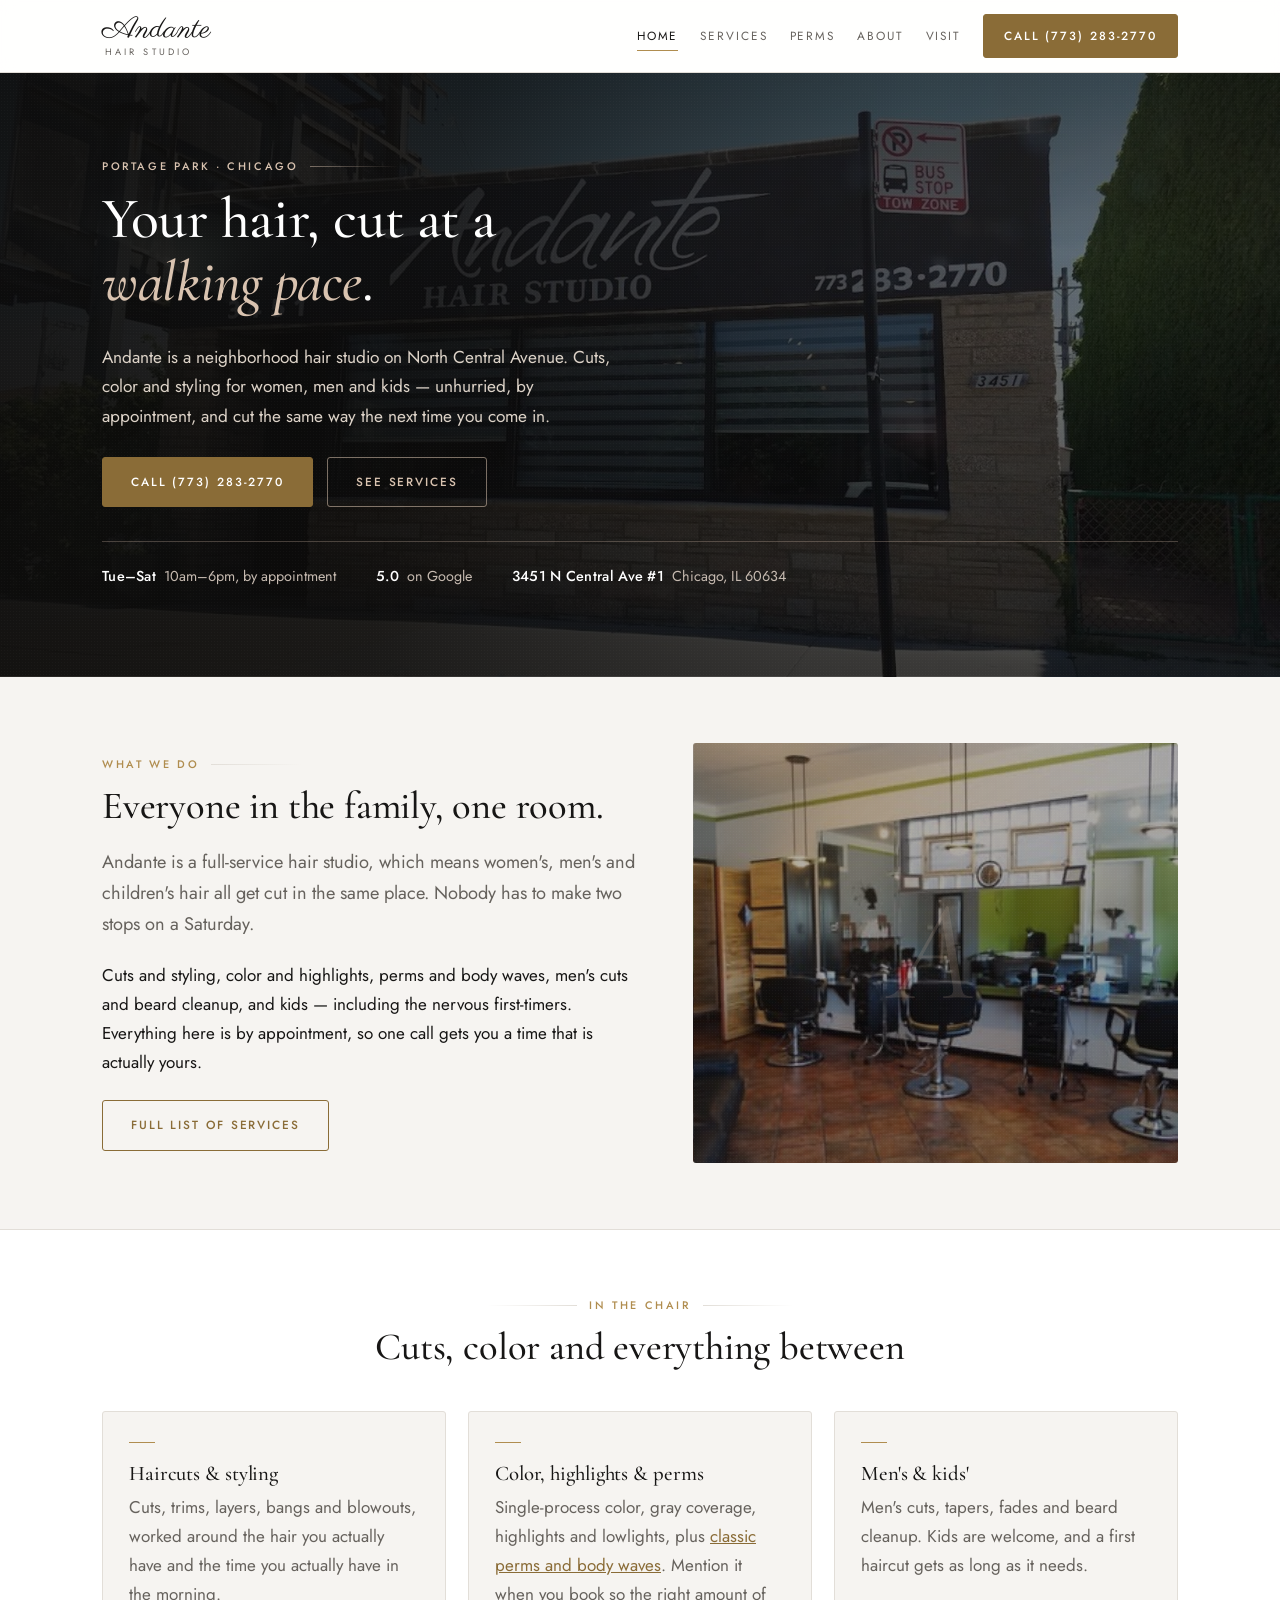
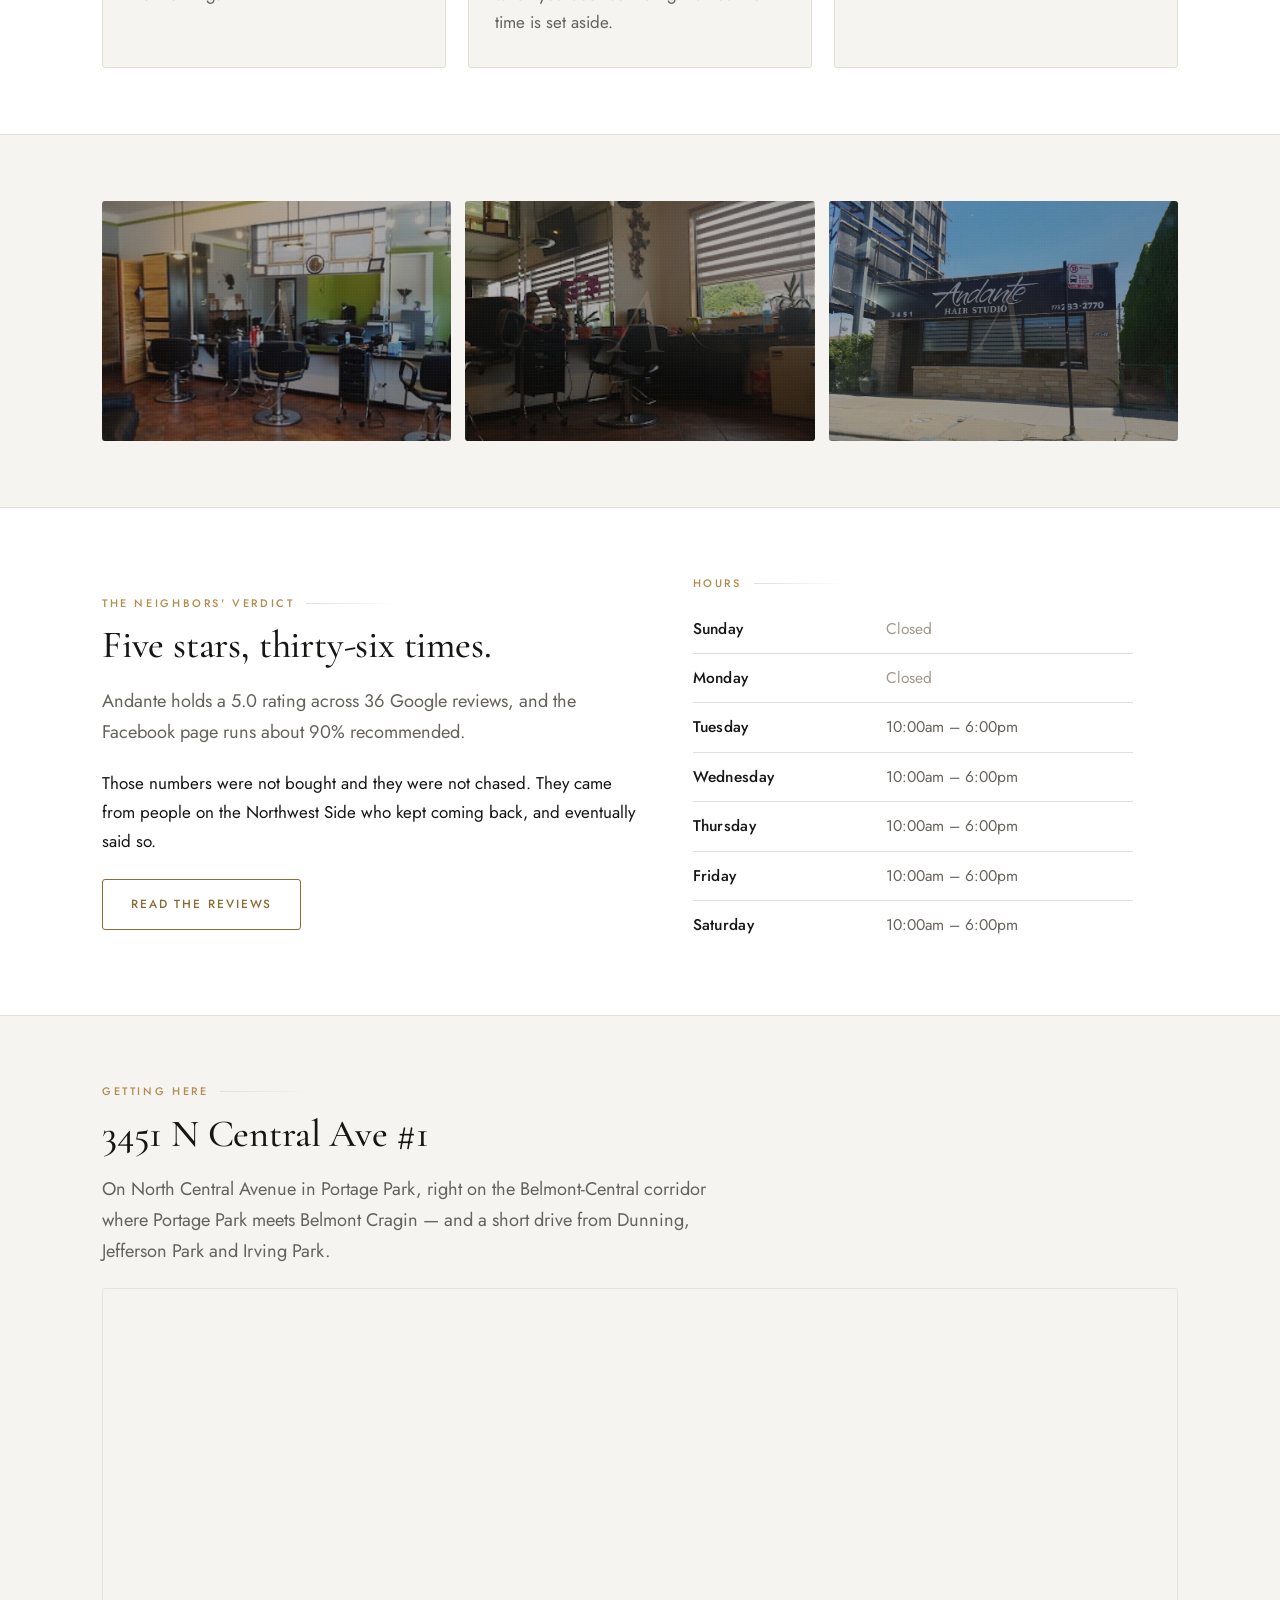
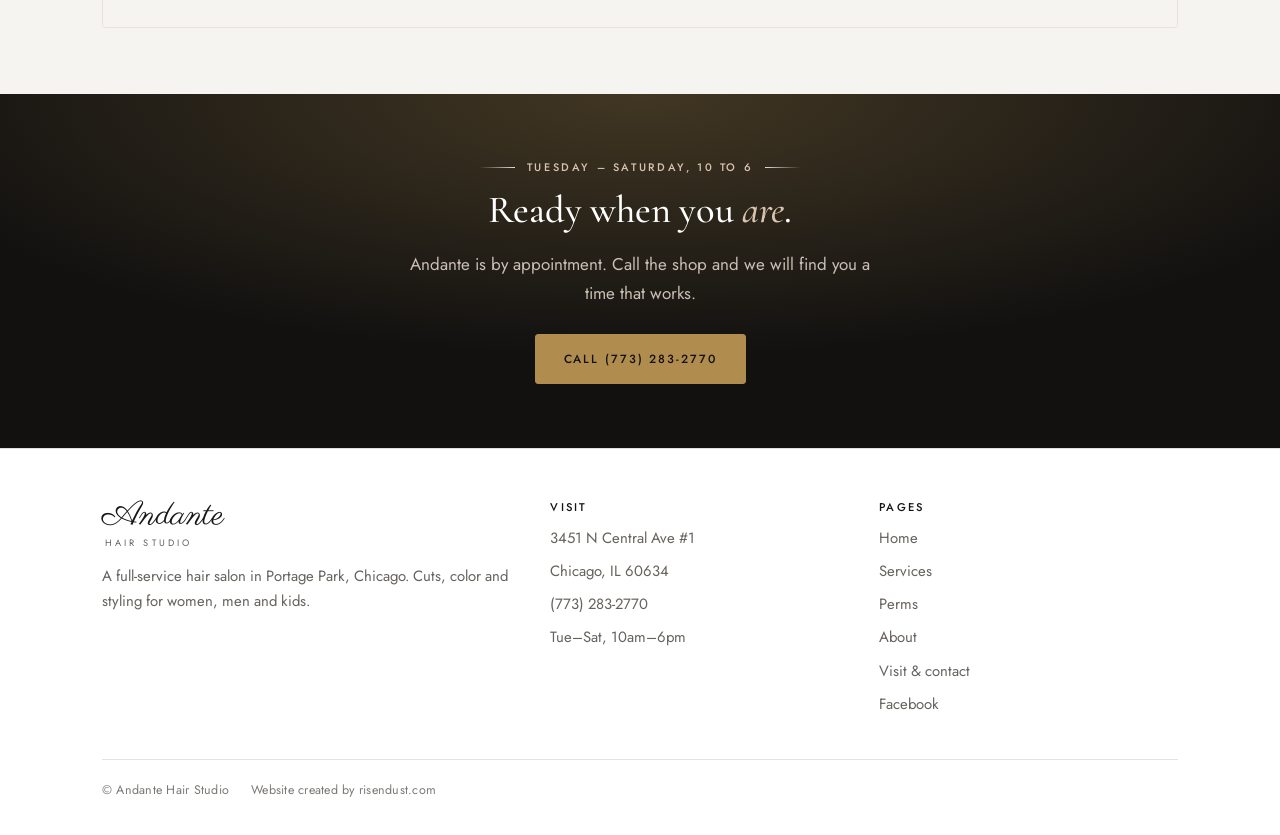
<file: index.html>
<!DOCTYPE html>
<html lang="en">
<head>
<meta charset="utf-8">
<meta name="viewport" content="width=device-width, initial-scale=1">
<title>Andante Hair Studio | Hair Salon in Portage Park, Chicago</title>
<meta name="description" content="Andante Hair Studio is a neighborhood hair salon at 3451 N Central Ave in Portage Park, Chicago. Haircuts, color, perms and styling for women, men and kids. Rated 5.0 on Google. Call (773) 283-2770.">
<link rel="canonical" href="https://www.andantehairchicago.com/">
<link rel="preconnect" href="https://fonts.googleapis.com">
<link rel="preconnect" href="https://fonts.gstatic.com" crossorigin>
<link href="https://fonts.googleapis.com/css2?family=Cormorant+Garamond:ital,wght@0,400;0,500;0,600;1,400;1,500&family=Jost:wght@300;400;500&family=Parisienne&display=swap" rel="stylesheet">
<link rel="stylesheet" href="/styles.css">
<link rel="icon" href="/favicon.ico" sizes="32x32">
<link rel="icon" href="/favicon.svg" type="image/svg+xml">
<link rel="apple-touch-icon" href="/apple-touch-icon.png">
<meta property="og:type" content="website">
<meta property="og:title" content="Andante Hair Studio | Hair Salon in Portage Park, Chicago">
<meta property="og:description" content="A neighborhood hair salon on N Central Ave in Portage Park. Haircuts, color and styling for women, men and kids.">
<meta property="og:url" content="https://www.andantehairchicago.com/">

<script type="application/ld+json">
{
  "@context": "https://schema.org",
  "@type": "HairSalon",
  "@id": "https://www.andantehairchicago.com/#business",
  "name": "Andante Hair Studio",
  "url": "https://www.andantehairchicago.com/",
  "telephone": "+1-773-283-2770",
  "priceRange": "$",
  "address": {
    "@type": "PostalAddress",
    "streetAddress": "3451 N Central Ave #1",
    "addressLocality": "Chicago",
    "addressRegion": "IL",
    "postalCode": "60634",
    "addressCountry": "US"
  },
  "areaServed": [
    { "@type": "Place", "name": "Portage Park, Chicago" },
    { "@type": "Place", "name": "Belmont Central, Chicago" },
    { "@type": "Place", "name": "Dunning, Chicago" },
    { "@type": "Place", "name": "Jefferson Park, Chicago" },
    { "@type": "Place", "name": "Irving Park, Chicago" }
  ],
  "sameAs": ["https://www.facebook.com/Andantehairstudio/"],
  "hasOfferCatalog": {
    "@type": "OfferCatalog",
    "name": "Hair services",
    "itemListElement": [
      { "@type": "Offer", "itemOffered": { "@type": "Service", "name": "Women's haircuts and styling" } },
      { "@type": "Offer", "itemOffered": { "@type": "Service", "name": "Men's haircuts" } },
      { "@type": "Offer", "itemOffered": { "@type": "Service", "name": "Hair color and highlights" } },
      { "@type": "Offer", "itemOffered": { "@type": "Service", "name": "Perms and body waves", "url": "https://www.andantehairchicago.com/perms" } },
      { "@type": "Offer", "itemOffered": { "@type": "Service", "name": "Kids' haircuts" } },
      { "@type": "Offer", "itemOffered": { "@type": "Service", "name": "Beard trims and neckline cleanup" } }
    ]
  },
  "openingHoursSpecification": [
    {
      "@type": "OpeningHoursSpecification",
      "dayOfWeek": ["Tuesday", "Wednesday", "Thursday", "Friday", "Saturday"],
      "opens": "10:00",
      "closes": "18:00"
    }
  ]
}
</script>
</head>
<body>

<header class="site-header">
  <div class="wrap header-inner">
    <a class="logo" href="/"><span class="logo-script">Andante</span><span class="logo-sub">Hair Studio</span></a>
    <nav class="nav" aria-label="Main">
      <a href="/" aria-current="page">Home</a>
      <a href="/services">Services</a>
      <a href="/perms">Perms</a>
      <a href="/about">About</a>
      <a href="/contact">Visit</a>
    </nav>
    <a class="btn" href="tel:+17732832770">Call (773) 283-2770</a>
  </div>
</header>

<main>

  <div class="hero">
    <div class="wrap">
      <p class="eyebrow">Portage Park &middot; Chicago</p>
      <h1>Your hair, cut at a <em>walking pace</em>.</h1>
      <p class="lede">Andante is a neighborhood hair studio on North Central Avenue. Cuts, color and styling for women, men and kids &mdash; unhurried, by appointment, and cut the same way the next time you come in.</p>
      <div class="btn-row" style="margin-top:26px">
        <a class="btn" href="tel:+17732832770">Call (773) 283-2770</a>
        <a class="btn btn-ghost" href="/services">See services</a>
      </div>
      <ul class="hero-meta">
        <li><strong>Tue&ndash;Sat</strong> &nbsp;10am&ndash;6pm, by appointment</li>
        <li><strong>5.0</strong> &nbsp;on Google</li>
        <li><strong>3451 N Central Ave #1</strong> &nbsp;Chicago, IL 60634</li>
      </ul>
    </div>
  </div>

  <section>
    <div class="wrap">
      <div class="split">
        <div>
          <p class="eyebrow">What we do</p>
          <h2>Everyone in the family, one room.</h2>
          <p class="lead-in">Andante is a full-service hair studio, which means women's, men's and children's hair all get cut in the same place. Nobody has to make two stops on a Saturday.</p>
          <p>Cuts and styling, color and highlights, perms and body waves, men's cuts and beard cleanup, and kids &mdash; including the nervous first-timers. Everything here is by appointment, so one call gets you a time that is actually yours.</p>
          <div class="btn-row" style="margin-top:24px">
            <a class="btn btn-ghost" href="/services">Full list of services</a>
          </div>
        </div>
        <div class="photo tall photo-a" role="img" aria-label="Inside Andante Hair Studio"></div>
      </div>
    </div>
  </section>

  <section class="alt">
    <div class="wrap">
      <p class="eyebrow centered">In the chair</p>
      <h2 style="text-align:center; margin-bottom:1.1em">Cuts, color and everything between</h2>
      <div class="grid grid-3">
        <div class="card">
          <span class="mark"></span>
          <h3>Haircuts &amp; styling</h3>
          <p>Cuts, trims, layers, bangs and blowouts, worked around the hair you actually have and the time you actually have in the morning.</p>
        </div>
        <div class="card">
          <span class="mark"></span>
          <h3>Color, highlights &amp; perms</h3>
          <p>Single-process color, gray coverage, highlights and lowlights, plus <a href="/perms">classic perms and body waves</a>. Mention it when you book so the right amount of time is set aside.</p>
        </div>
        <div class="card">
          <span class="mark"></span>
          <h3>Men's &amp; kids'</h3>
          <p>Men's cuts, tapers, fades and beard cleanup. Kids are welcome, and a first haircut gets as long as it needs.</p>
        </div>
      </div>
    </div>
  </section>

  <section>
    <div class="wrap">
      <div class="photo-strip">
        <div class="photo photo-a" role="img" aria-label="Inside Andante Hair Studio"></div>
        <div class="photo photo-b" role="img" aria-label="A styling station at Andante"></div>
        <div class="photo photo-c" role="img" aria-label="Work from Andante Hair Studio"></div>
      </div>
    </div>
  </section>

  <section class="alt">
    <div class="wrap">
      <div class="split">
        <div>
          <p class="eyebrow">The neighbors' verdict</p>
          <h2>Five stars, thirty-six times.</h2>
          <p class="lead-in">Andante holds a 5.0 rating across 36 Google reviews, and the Facebook page runs about 90% recommended.</p>
          <p>Those numbers were not bought and they were not chased. They came from people on the Northwest Side who kept coming back, and eventually said so.</p>
          <div class="btn-row" style="margin-top:24px">
            <a class="btn btn-ghost" href="https://www.google.com/search?q=Andante+Hair+Studio+Chicago" target="_blank" rel="noopener">Read the reviews</a>
          </div>
        </div>
        <div>
          <table class="facts">
            <caption class="eyebrow" style="text-align:left">Hours</caption>
            <tr class="closed"><th>Sunday</th><td>Closed</td></tr>
            <tr class="closed"><th>Monday</th><td>Closed</td></tr>
            <tr><th>Tuesday</th><td>10:00am &ndash; 6:00pm</td></tr>
            <tr><th>Wednesday</th><td>10:00am &ndash; 6:00pm</td></tr>
            <tr><th>Thursday</th><td>10:00am &ndash; 6:00pm</td></tr>
            <tr><th>Friday</th><td>10:00am &ndash; 6:00pm</td></tr>
            <tr><th>Saturday</th><td>10:00am &ndash; 6:00pm</td></tr>
          </table>
        </div>
      </div>
    </div>
  </section>

  <section>
    <div class="wrap">
      <p class="eyebrow">Getting here</p>
      <h2>3451 N Central Ave #1</h2>
      <p class="lead-in">On North Central Avenue in Portage Park, right on the Belmont-Central corridor where Portage Park meets Belmont Cragin &mdash; and a short drive from Dunning, Jefferson Park and Irving Park.</p>
      <iframe class="map-frame" loading="lazy" title="Map to Andante Hair Studio, 3451 N Central Ave, Chicago"
        src="https://maps.google.com/maps?q=3451%20N%20Central%20Ave%20Chicago%20IL%2060634&z=15&output=embed"
        referrerpolicy="no-referrer-when-downgrade"></iframe>
    </div>
  </section>

  <div class="strip">
    <div class="wrap">
      <p class="eyebrow centered">Tuesday &ndash; Saturday, 10 to 6</p>
      <h2>Ready when you <em>are</em>.</h2>
      <p>Andante is by appointment. Call the shop and we will find you a time that works.</p>
      <div class="btn-row" style="margin-top:26px">
        <a class="btn" href="tel:+17732832770">Call (773) 283-2770</a>
      </div>
    </div>
  </div>

</main>

<footer class="site-footer">
  <div class="wrap">
    <div class="footer-grid">
      <div>
        <span class="footer-mark"><span class="logo-script">Andante</span><span class="logo-sub">Hair Studio</span></span>
        <p>A full-service hair salon in Portage Park, Chicago. Cuts, color and styling for women, men and kids.</p>
      </div>
      <div>
        <h3>Visit</h3>
        <ul>
          <li>3451 N Central Ave #1</li>
          <li>Chicago, IL 60634</li>
          <li><a href="tel:+17732832770">(773) 283-2770</a></li>
          <li>Tue&ndash;Sat, 10am&ndash;6pm</li>
        </ul>
      </div>
      <div>
        <h3>Pages</h3>
        <ul>
          <li><a href="/">Home</a></li>
          <li><a href="/services">Services</a></li>
          <li><a href="/perms">Perms</a></li>
          <li><a href="/about">About</a></li>
          <li><a href="/contact">Visit &amp; contact</a></li>
          <li><a href="https://www.facebook.com/Andantehairstudio/" target="_blank" rel="noopener">Facebook</a></li>
        </ul>
      </div>
    </div>
    <div class="colophon">
      <span>&copy; Andante Hair Studio</span>
      <span>Website created by <a href="https://risendust.com" target="_blank" rel="noopener">risendust.com</a></span>
    </div>
  </div>
</footer>

</body>
</html>
</file>
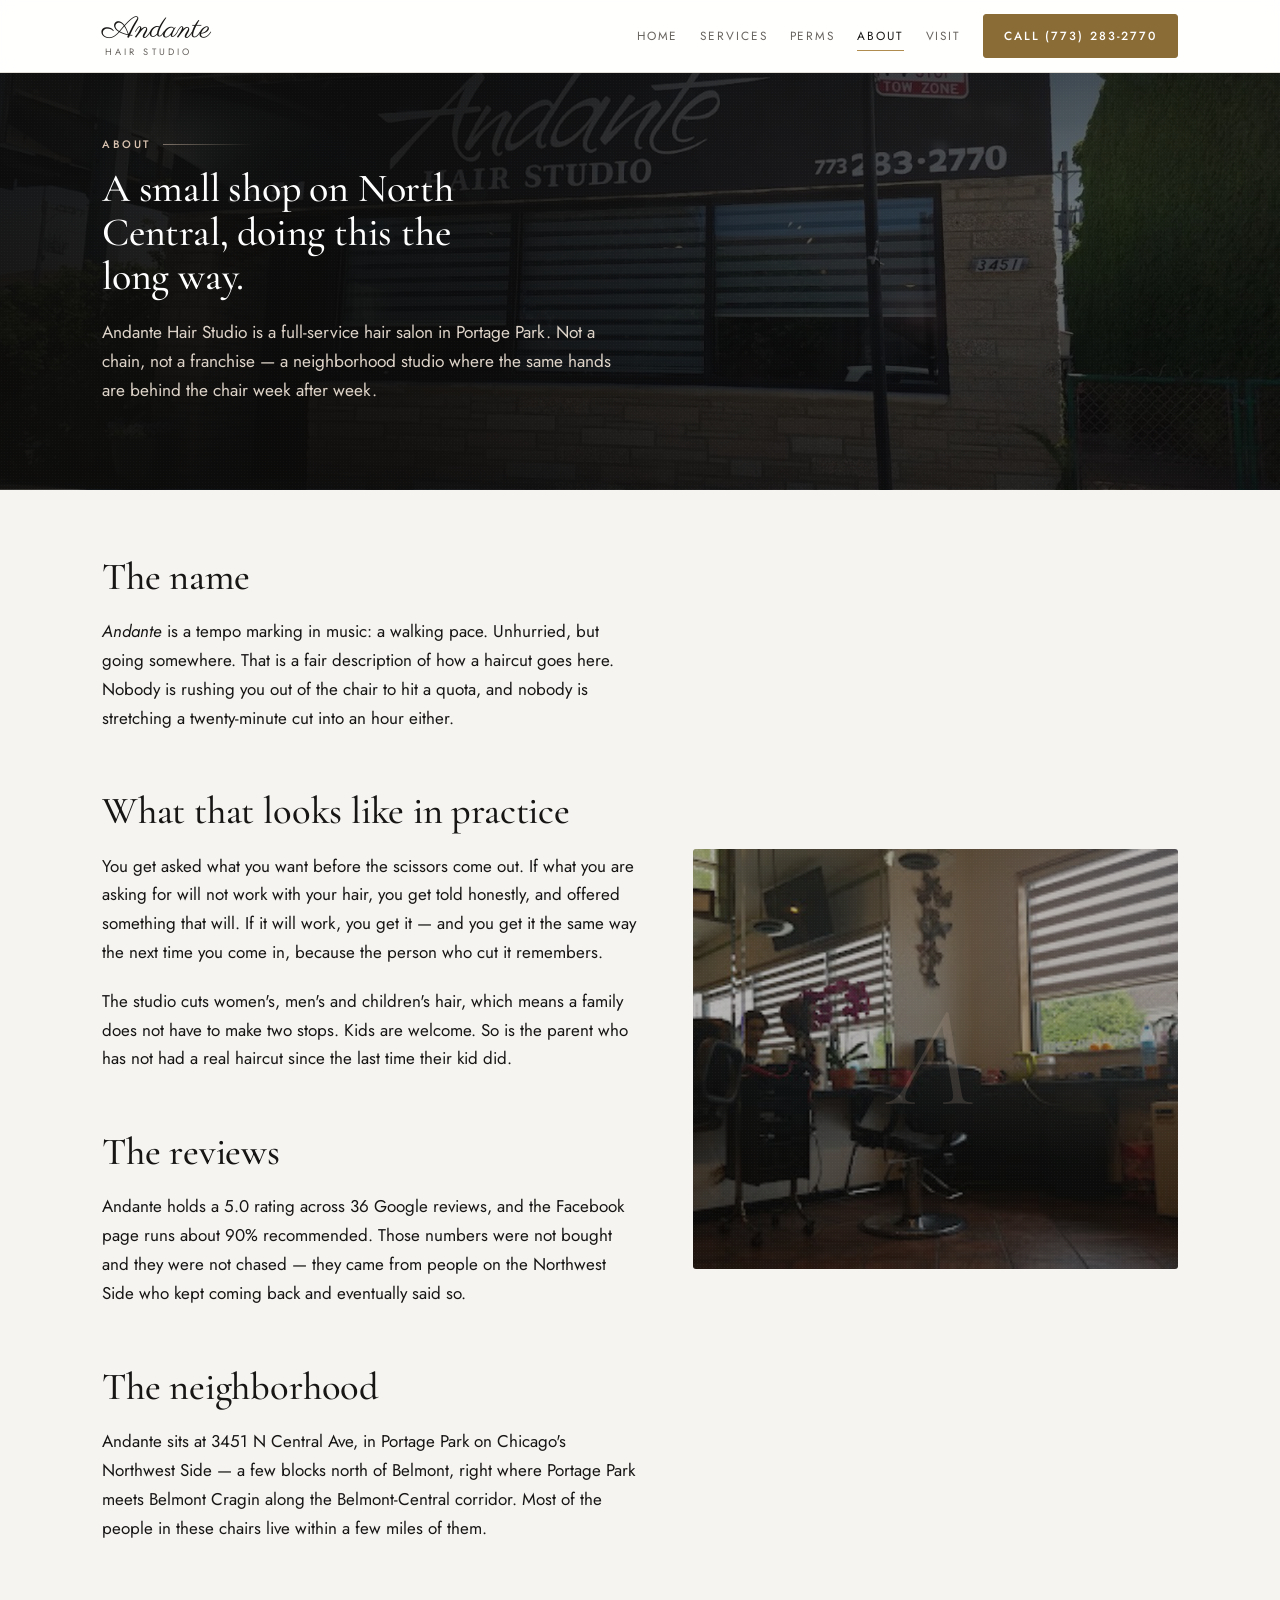
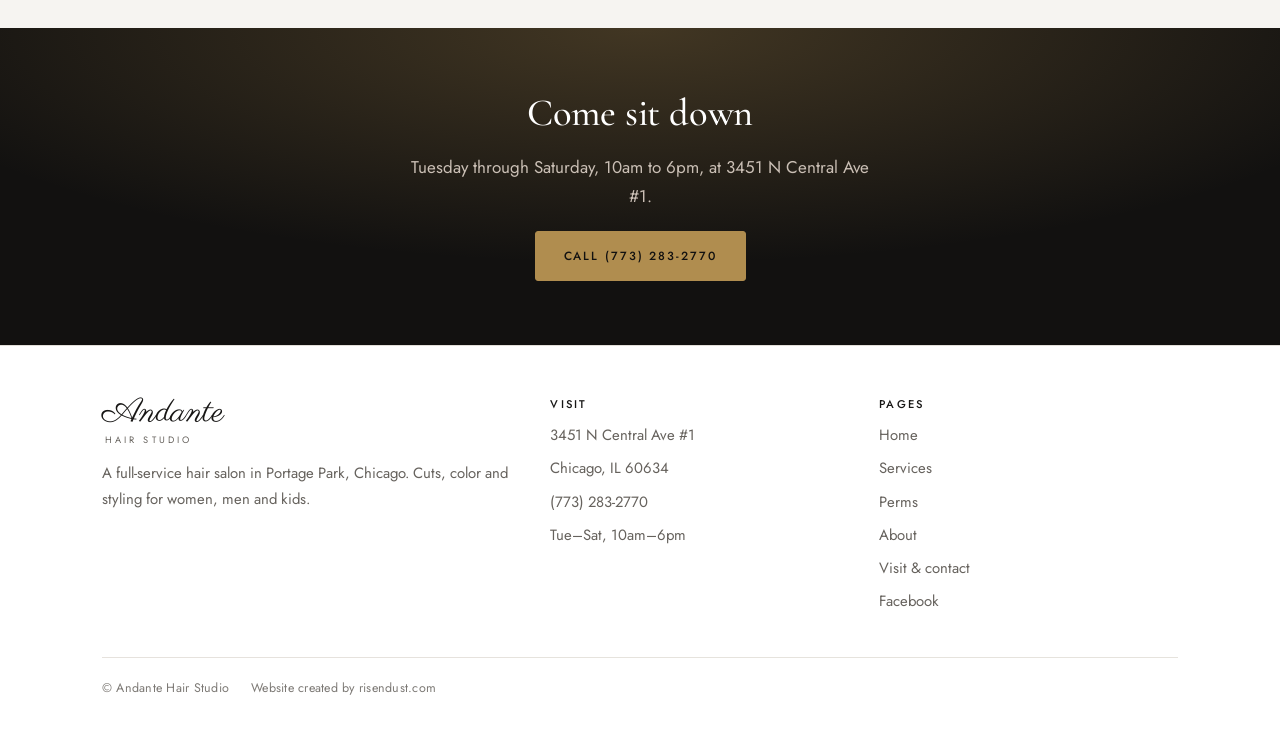
<file: about.html>
<!DOCTYPE html>
<html lang="en">
<head>
<meta charset="utf-8">
<meta name="viewport" content="width=device-width, initial-scale=1">
<title>About Andante Hair Studio | Hair Salon in Portage Park, Chicago</title>
<meta name="description" content="Andante Hair Studio is a small, family-friendly hair salon on North Central Avenue in Portage Park, Chicago. Rated 5.0 on Google.">
<link rel="canonical" href="https://www.andantehairchicago.com/about">
<link rel="preconnect" href="https://fonts.googleapis.com">
<link rel="preconnect" href="https://fonts.gstatic.com" crossorigin>
<link href="https://fonts.googleapis.com/css2?family=Cormorant+Garamond:ital,wght@0,400;0,500;0,600;1,400;1,500&family=Jost:wght@300;400;500&family=Parisienne&display=swap" rel="stylesheet">
<link rel="stylesheet" href="/styles.css">
<link rel="icon" href="/favicon.ico" sizes="32x32">
<link rel="icon" href="/favicon.svg" type="image/svg+xml">
<link rel="apple-touch-icon" href="/apple-touch-icon.png">
<meta property="og:type" content="website">
<meta property="og:title" content="About Andante Hair Studio | Hair Salon in Portage Park, Chicago">
<meta property="og:description" content="A small, family-friendly hair salon on North Central Avenue in Portage Park, Chicago.">
<meta property="og:url" content="https://www.andantehairchicago.com/about">
</head>
<body>

<header class="site-header">
  <div class="wrap header-inner">
    <a class="logo" href="/"><span class="logo-script">Andante</span><span class="logo-sub">Hair Studio</span></a>
    <nav class="nav" aria-label="Main">
      <a href="/">Home</a>
      <a href="/services">Services</a>
      <a href="/perms">Perms</a>
      <a href="/about" aria-current="page">About</a>
      <a href="/contact">Visit</a>
    </nav>
    <a class="btn" href="tel:+17732832770">Call (773) 283-2770</a>
  </div>
</header>

<main>

  <div class="hero slim">
    <div class="wrap">
      <p class="eyebrow">About</p>
      <h1>A small shop on North Central, doing this the long way.</h1>
      <p class="lede">Andante Hair Studio is a full-service hair salon in Portage Park. Not a chain, not a franchise &mdash; a neighborhood studio where the same hands are behind the chair week after week.</p>
    </div>
  </div>

  <section>
    <div class="wrap">
      <div class="split">
        <div class="prose">
          <h2>The name</h2>
          <p><em>Andante</em> is a tempo marking in music: a walking pace. Unhurried, but going somewhere. That is a fair description of how a haircut goes here. Nobody is rushing you out of the chair to hit a quota, and nobody is stretching a twenty-minute cut into an hour either.</p>

          <h2>What that looks like in practice</h2>
          <p>You get asked what you want before the scissors come out. If what you are asking for will not work with your hair, you get told honestly, and offered something that will. If it will work, you get it &mdash; and you get it the same way the next time you come in, because the person who cut it remembers.</p>
          <p>The studio cuts women's, men's and children's hair, which means a family does not have to make two stops. Kids are welcome. So is the parent who has not had a real haircut since the last time their kid did.</p>

          <h2>The reviews</h2>
          <p>Andante holds a 5.0 rating across 36 Google reviews, and the Facebook page runs about 90% recommended. Those numbers were not bought and they were not chased &mdash; they came from people on the Northwest Side who kept coming back and eventually said so.</p>

          <h2>The neighborhood</h2>
          <p>Andante sits at 3451 N Central Ave, in Portage Park on Chicago's Northwest Side &mdash; a few blocks north of Belmont, right where Portage Park meets Belmont Cragin along the Belmont-Central corridor. Most of the people in these chairs live within a few miles of them.</p>
        </div>
        <div class="photo tall photo-b" role="img" aria-label="Inside Andante Hair Studio"></div>
      </div>
    </div>
  </section>

  <div class="strip">
    <div class="wrap">
      <h2>Come sit down</h2>
      <p>Tuesday through Saturday, 10am to 6pm, at 3451 N Central Ave #1.</p>
      <div class="btn-row" style="margin-top:20px">
        <a class="btn" href="tel:+17732832770">Call (773) 283-2770</a>
      </div>
    </div>
  </div>

</main>

<footer class="site-footer">
  <div class="wrap">
    <div class="footer-grid">
      <div>
        <span class="footer-mark"><span class="logo-script">Andante</span><span class="logo-sub">Hair Studio</span></span>
        <p>A full-service hair salon in Portage Park, Chicago. Cuts, color and styling for women, men and kids.</p>
      </div>
      <div>
        <h3>Visit</h3>
        <ul>
          <li>3451 N Central Ave #1</li>
          <li>Chicago, IL 60634</li>
          <li><a href="tel:+17732832770">(773) 283-2770</a></li>
          <li>Tue&ndash;Sat, 10am&ndash;6pm</li>
        </ul>
      </div>
      <div>
        <h3>Pages</h3>
        <ul>
          <li><a href="/">Home</a></li>
          <li><a href="/services">Services</a></li>
          <li><a href="/perms">Perms</a></li>
          <li><a href="/about">About</a></li>
          <li><a href="/contact">Visit &amp; contact</a></li>
          <li><a href="https://www.facebook.com/Andantehairstudio/" target="_blank" rel="noopener">Facebook</a></li>
        </ul>
      </div>
    </div>
    <div class="colophon">
      <span>&copy; Andante Hair Studio</span>
      <span>Website created by <a href="https://risendust.com" target="_blank" rel="noopener">risendust.com</a></span>
    </div>
  </div>
</footer>

</body>
</html>
</file>
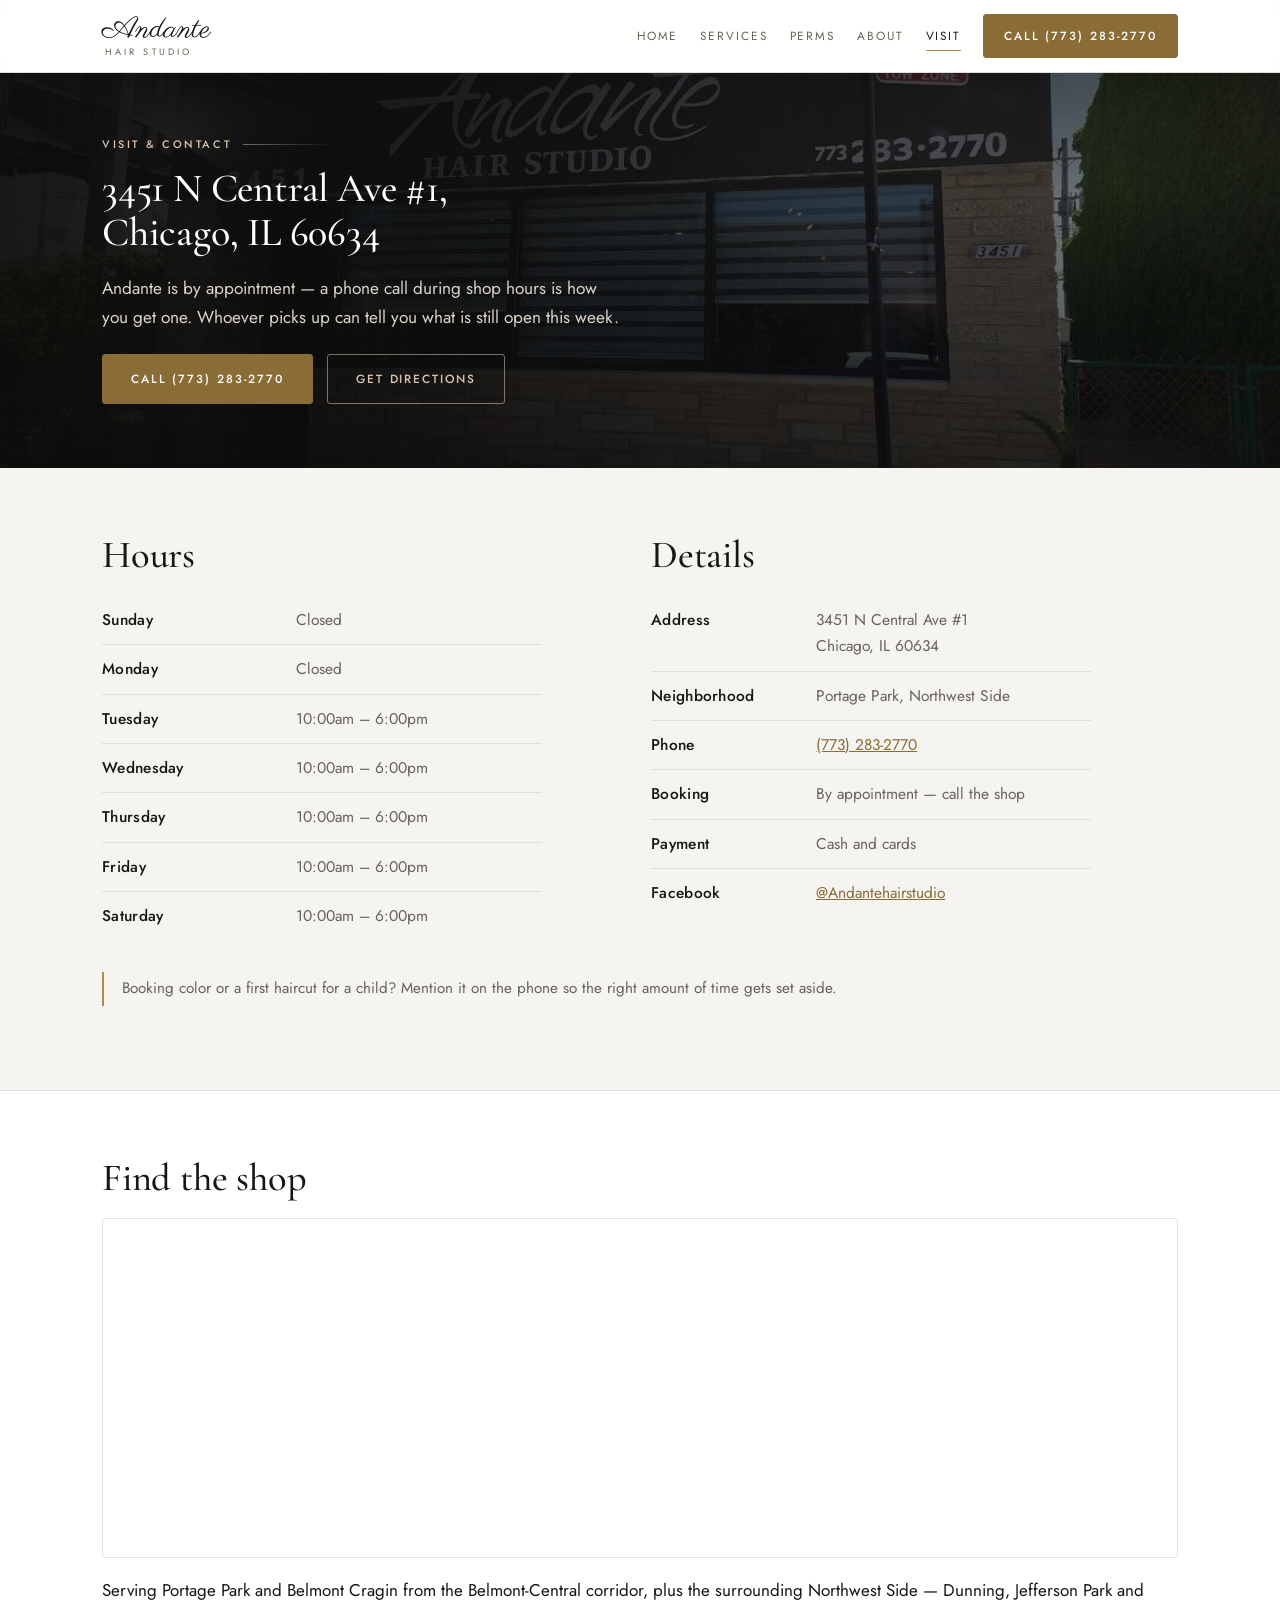
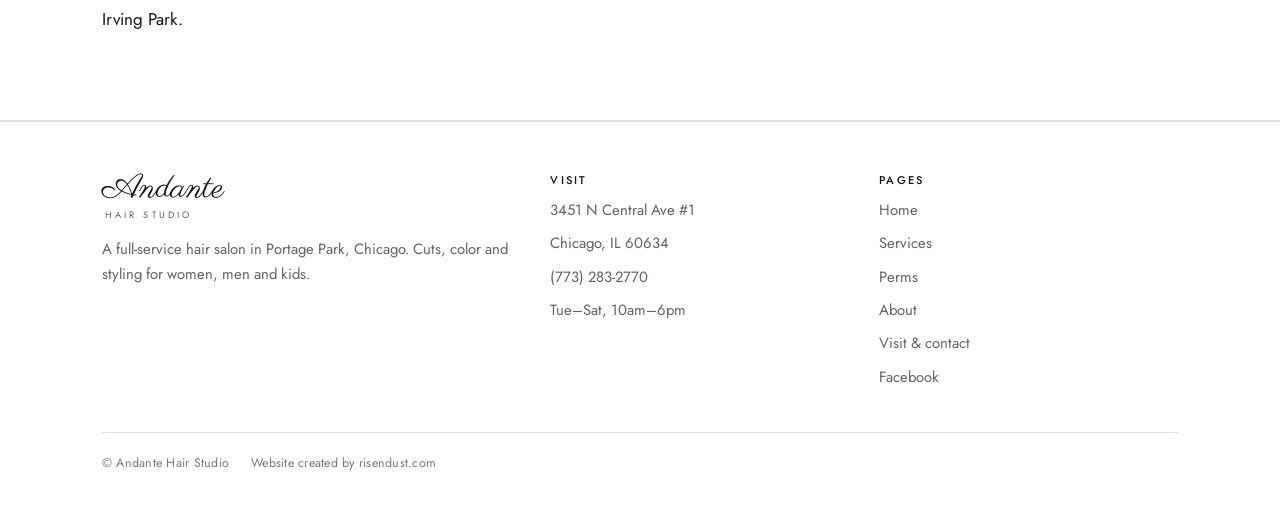
<file: contact.html>
<!DOCTYPE html>
<html lang="en">
<head>
<meta charset="utf-8">
<meta name="viewport" content="width=device-width, initial-scale=1">
<title>Visit &amp; Contact | Andante Hair Studio, 3451 N Central Ave, Chicago</title>
<meta name="description" content="Andante Hair Studio, 3451 N Central Ave #1, Chicago, IL 60634. Open Tuesday to Saturday, 10am to 6pm. Call (773) 283-2770 for haircuts, color and styling in Portage Park.">
<link rel="canonical" href="https://www.andantehairchicago.com/contact">
<link rel="preconnect" href="https://fonts.googleapis.com">
<link rel="preconnect" href="https://fonts.gstatic.com" crossorigin>
<link href="https://fonts.googleapis.com/css2?family=Cormorant+Garamond:ital,wght@0,400;0,500;0,600;1,400;1,500&family=Jost:wght@300;400;500&family=Parisienne&display=swap" rel="stylesheet">
<link rel="stylesheet" href="/styles.css">
<link rel="icon" href="/favicon.ico" sizes="32x32">
<link rel="icon" href="/favicon.svg" type="image/svg+xml">
<link rel="apple-touch-icon" href="/apple-touch-icon.png">
<meta property="og:type" content="website">
<meta property="og:title" content="Visit &amp; Contact | Andante Hair Studio, Chicago">
<meta property="og:description" content="3451 N Central Ave #1, Chicago, IL 60634. Tue-Sat 10am-6pm. Call (773) 283-2770.">
<meta property="og:url" content="https://www.andantehairchicago.com/contact">
</head>
<body>

<header class="site-header">
  <div class="wrap header-inner">
    <a class="logo" href="/"><span class="logo-script">Andante</span><span class="logo-sub">Hair Studio</span></a>
    <nav class="nav" aria-label="Main">
      <a href="/">Home</a>
      <a href="/services">Services</a>
      <a href="/perms">Perms</a>
      <a href="/about">About</a>
      <a href="/contact" aria-current="page">Visit</a>
    </nav>
    <a class="btn" href="tel:+17732832770">Call (773) 283-2770</a>
  </div>
</header>

<main>

  <div class="hero slim">
    <div class="wrap">
      <p class="eyebrow">Visit &amp; contact</p>
      <h1>3451 N Central Ave #1, Chicago, IL 60634</h1>
      <p class="lede">Andante is by appointment &mdash; a phone call during shop hours is how you get one. Whoever picks up can tell you what is still open this week.</p>
      <div class="btn-row" style="margin-top:22px">
        <a class="btn" href="tel:+17732832770">Call (773) 283-2770</a>
        <a class="btn btn-ghost" href="https://maps.google.com/?q=3451+N+Central+Ave+%231,+Chicago,+IL+60634" target="_blank" rel="noopener">Get directions</a>
      </div>
    </div>
  </div>

  <section>
    <div class="wrap">
      <div class="grid grid-2">
        <div>
          <h2>Hours</h2>
          <table class="facts">
            <tr><th>Sunday</th><td>Closed</td></tr>
            <tr><th>Monday</th><td>Closed</td></tr>
            <tr><th>Tuesday</th><td>10:00am &ndash; 6:00pm</td></tr>
            <tr><th>Wednesday</th><td>10:00am &ndash; 6:00pm</td></tr>
            <tr><th>Thursday</th><td>10:00am &ndash; 6:00pm</td></tr>
            <tr><th>Friday</th><td>10:00am &ndash; 6:00pm</td></tr>
            <tr><th>Saturday</th><td>10:00am &ndash; 6:00pm</td></tr>
          </table>
        </div>
        <div>
          <h2>Details</h2>
          <table class="facts">
            <tr><th>Address</th><td>3451 N Central Ave #1<br>Chicago, IL 60634</td></tr>
            <tr><th>Neighborhood</th><td>Portage Park, Northwest Side</td></tr>
            <tr><th>Phone</th><td><a href="tel:+17732832770">(773) 283-2770</a></td></tr>
            <tr><th>Booking</th><td>By appointment &mdash; call the shop</td></tr>
            <tr><th>Payment</th><td>Cash and cards</td></tr>
            <tr><th>Facebook</th><td><a href="https://www.facebook.com/Andantehairstudio/" target="_blank" rel="noopener">@Andantehairstudio</a></td></tr>
          </table>
        </div>
      </div>

      <p class="note" style="margin-top:32px">Booking color or a first haircut for a child? Mention it on the phone so the right amount of time gets set aside.</p>
    </div>
  </section>

  <section class="alt">
    <div class="wrap">
      <h2>Find the shop</h2>
      <iframe class="map-frame" loading="lazy" title="Map to Andante Hair Studio, 3451 N Central Ave, Chicago"
        src="https://maps.google.com/maps?q=3451%20N%20Central%20Ave%20Chicago%20IL%2060634&z=15&output=embed"
        referrerpolicy="no-referrer-when-downgrade"></iframe>
      <p style="margin-top:18px">Serving Portage Park and Belmont Cragin from the Belmont-Central corridor, plus the surrounding Northwest Side &mdash; Dunning, Jefferson Park and Irving Park.</p>
    </div>
  </section>

</main>

<footer class="site-footer">
  <div class="wrap">
    <div class="footer-grid">
      <div>
        <span class="footer-mark"><span class="logo-script">Andante</span><span class="logo-sub">Hair Studio</span></span>
        <p>A full-service hair salon in Portage Park, Chicago. Cuts, color and styling for women, men and kids.</p>
      </div>
      <div>
        <h3>Visit</h3>
        <ul>
          <li>3451 N Central Ave #1</li>
          <li>Chicago, IL 60634</li>
          <li><a href="tel:+17732832770">(773) 283-2770</a></li>
          <li>Tue&ndash;Sat, 10am&ndash;6pm</li>
        </ul>
      </div>
      <div>
        <h3>Pages</h3>
        <ul>
          <li><a href="/">Home</a></li>
          <li><a href="/services">Services</a></li>
          <li><a href="/perms">Perms</a></li>
          <li><a href="/about">About</a></li>
          <li><a href="/contact">Visit &amp; contact</a></li>
          <li><a href="https://www.facebook.com/Andantehairstudio/" target="_blank" rel="noopener">Facebook</a></li>
        </ul>
      </div>
    </div>
    <div class="colophon">
      <span>&copy; Andante Hair Studio</span>
      <span>Website created by <a href="https://risendust.com" target="_blank" rel="noopener">risendust.com</a></span>
    </div>
  </div>
</footer>

</body>
</html>
</file>
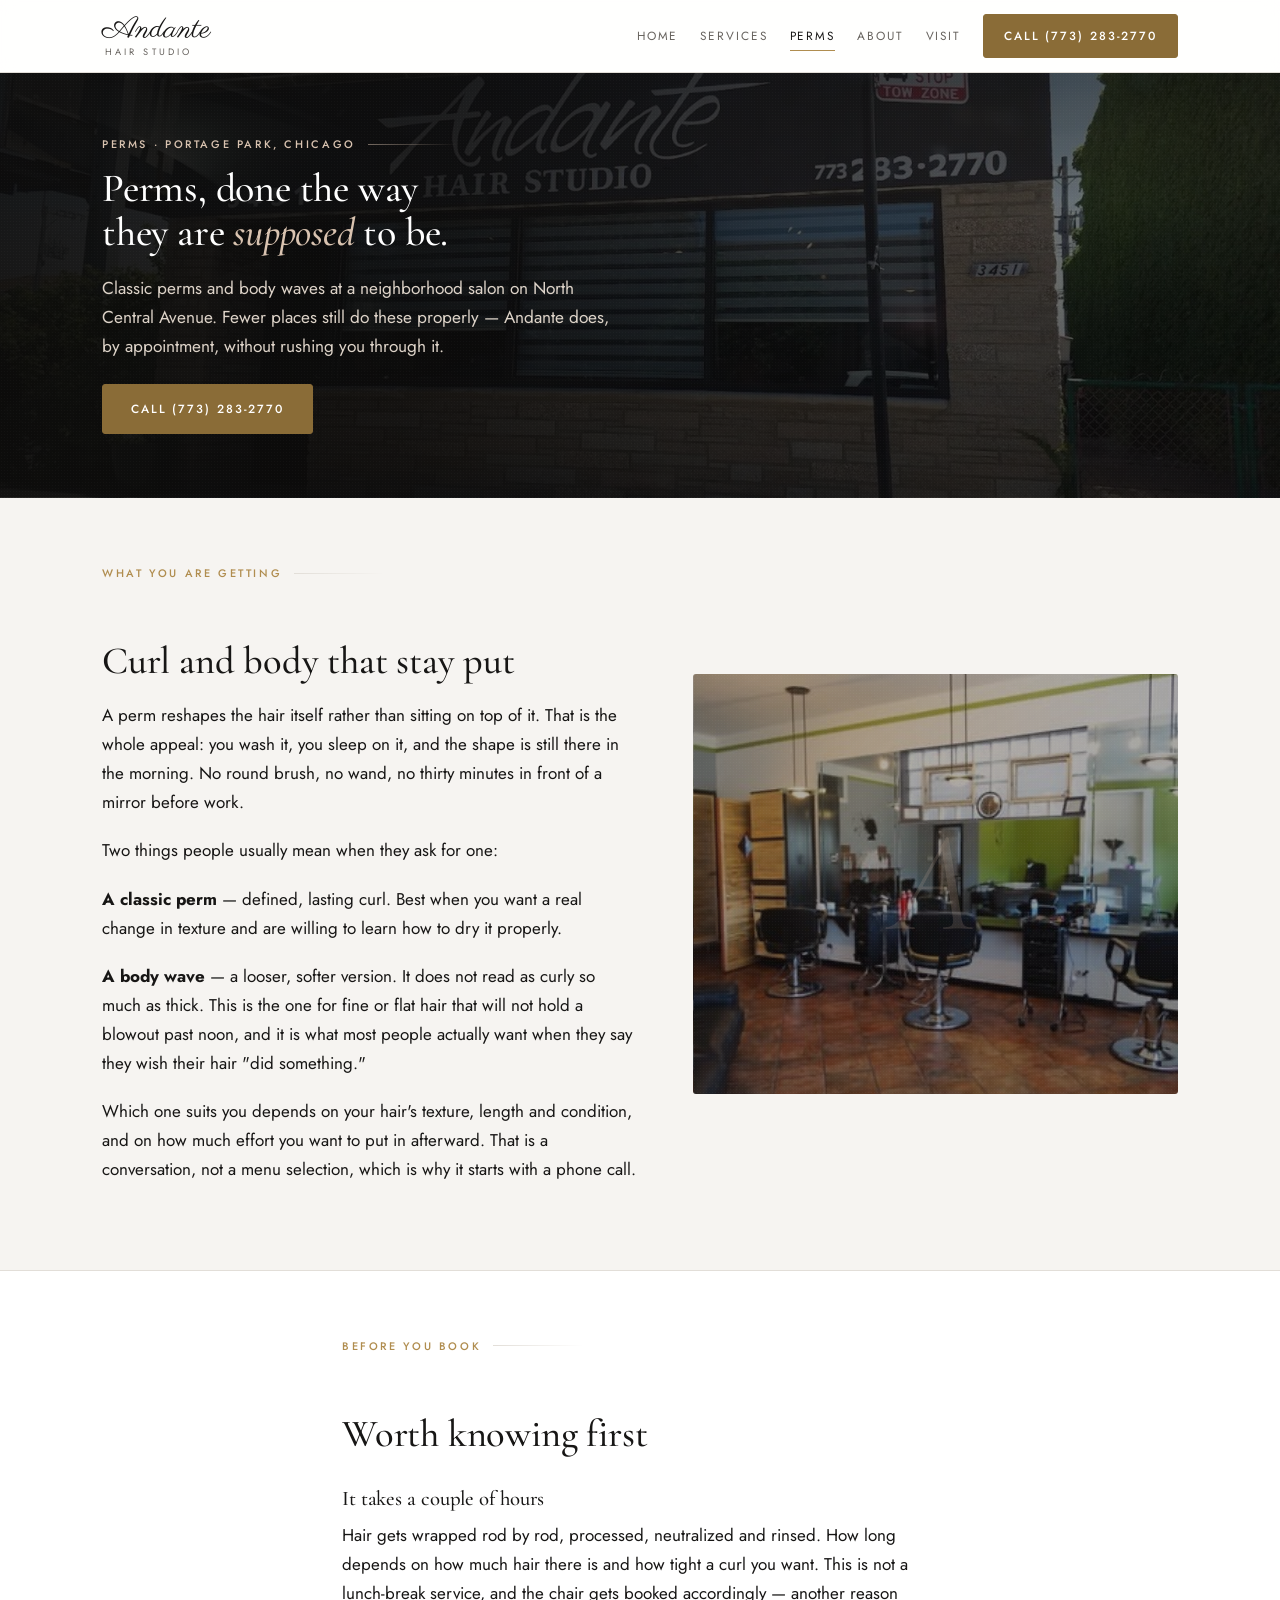
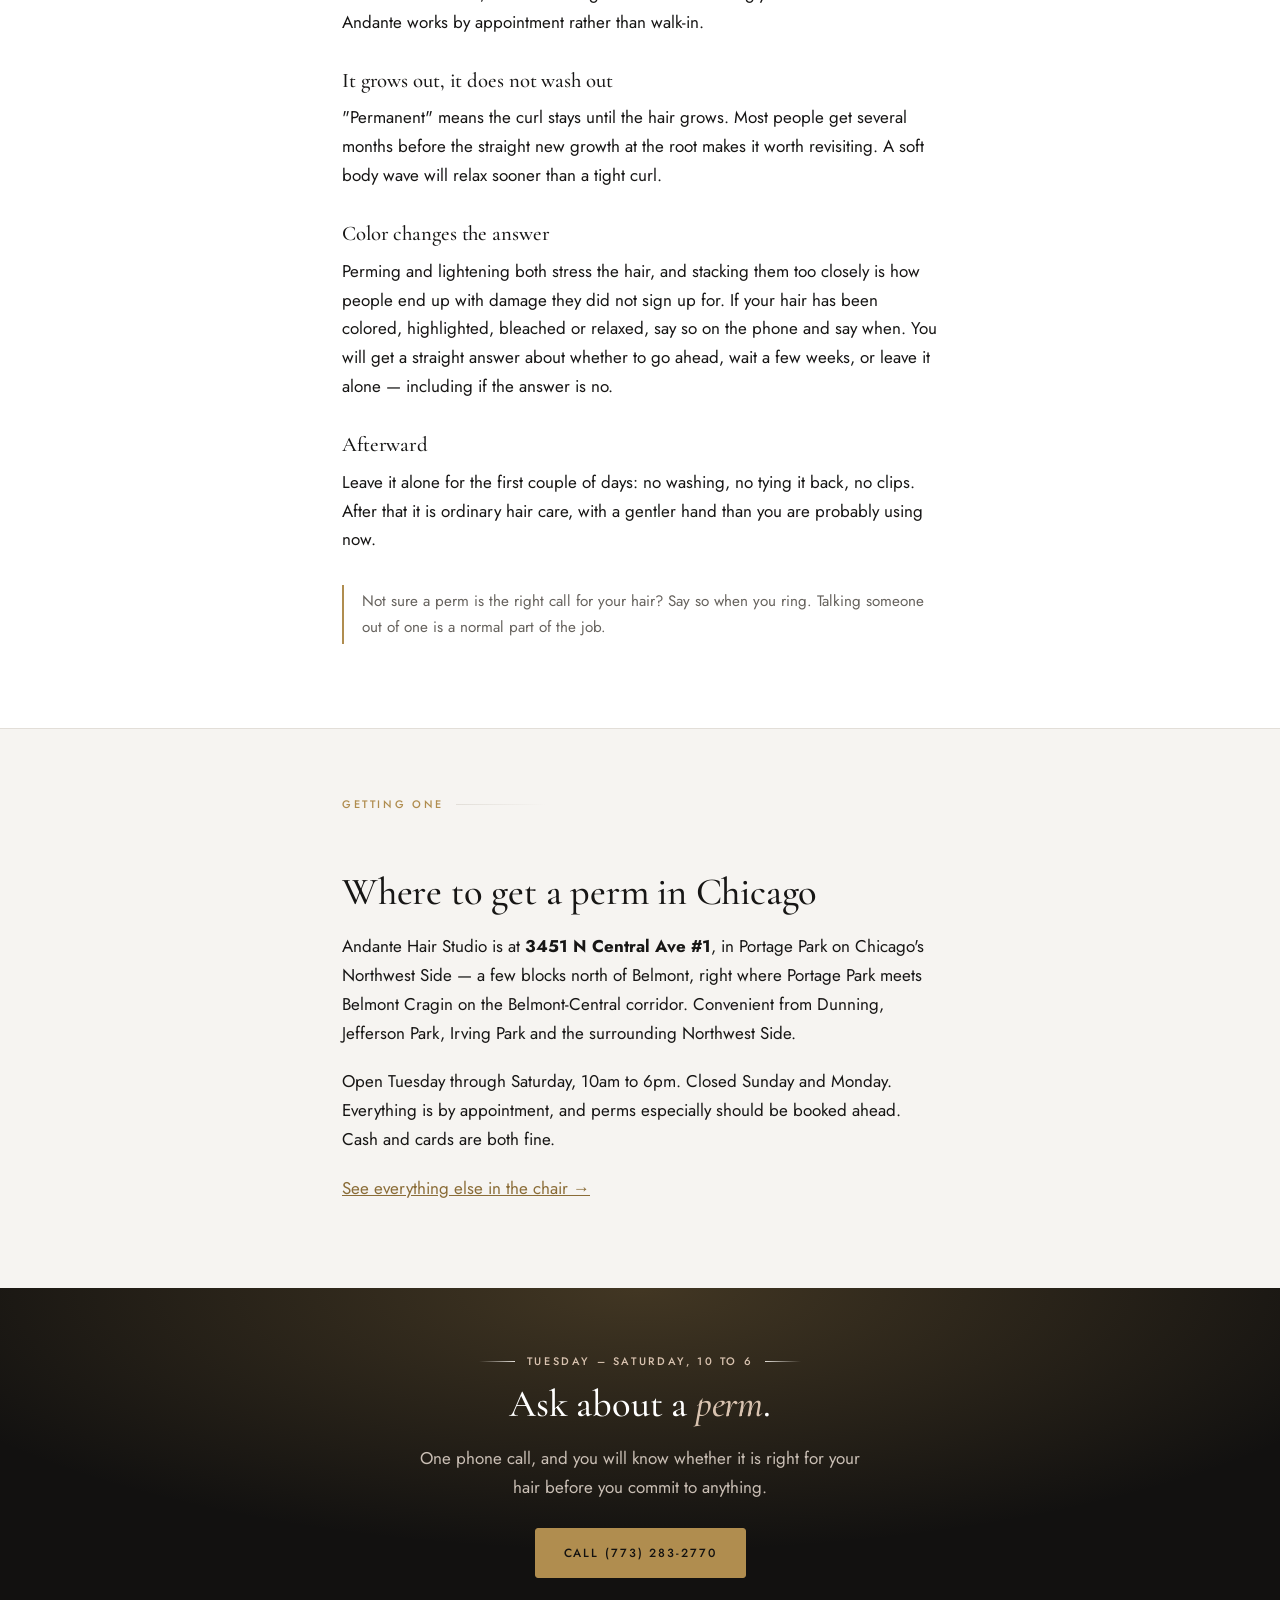
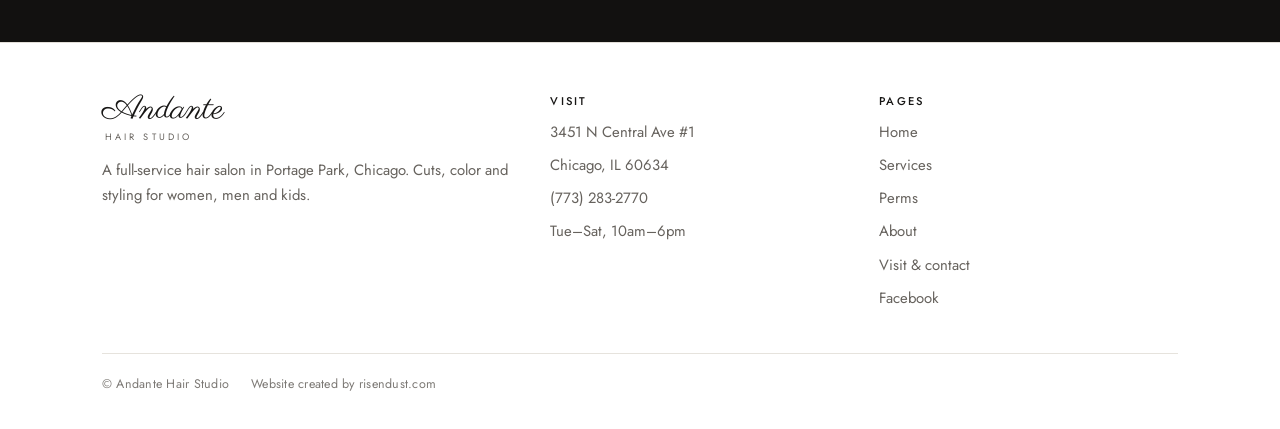
<file: perms.html>
<!DOCTYPE html>
<html lang="en">
<head>
<meta charset="utf-8">
<meta name="viewport" content="width=device-width, initial-scale=1">
<title>Perms in Chicago | Classic Perms &amp; Body Waves | Andante Hair Studio</title>
<meta name="description" content="Looking for a perm in Chicago? Andante Hair Studio in Portage Park does classic perms and body waves — soft, lasting curl and body for fine or straight hair. By appointment. Call (773) 283-2770.">
<link rel="canonical" href="https://www.andantehairchicago.com/perms">
<link rel="preconnect" href="https://fonts.googleapis.com">
<link rel="preconnect" href="https://fonts.gstatic.com" crossorigin>
<link href="https://fonts.googleapis.com/css2?family=Cormorant+Garamond:ital,wght@0,400;0,500;0,600;1,400;1,500&family=Jost:wght@300;400;500&family=Parisienne&display=swap" rel="stylesheet">
<link rel="stylesheet" href="/styles.css">
<link rel="icon" href="/favicon.ico" sizes="32x32">
<link rel="icon" href="/favicon.svg" type="image/svg+xml">
<link rel="apple-touch-icon" href="/apple-touch-icon.png">
<meta property="og:type" content="website">
<meta property="og:title" content="Perms in Chicago | Classic Perms &amp; Body Waves | Andante Hair Studio">
<meta property="og:description" content="Classic perms and body waves at a neighborhood salon in Portage Park, Chicago. By appointment.">
<meta property="og:url" content="https://www.andantehairchicago.com/perms">

<script type="application/ld+json">
{
  "@context": "https://schema.org",
  "@type": "Service",
  "name": "Perms and body waves",
  "serviceType": "Hair perm",
  "url": "https://www.andantehairchicago.com/perms",
  "areaServed": { "@type": "City", "name": "Chicago" },
  "provider": {
    "@type": "HairSalon",
    "@id": "https://www.andantehairchicago.com/#business",
    "name": "Andante Hair Studio",
    "telephone": "+1-773-283-2770",
    "address": {
      "@type": "PostalAddress",
      "streetAddress": "3451 N Central Ave #1",
      "addressLocality": "Chicago",
      "addressRegion": "IL",
      "postalCode": "60634",
      "addressCountry": "US"
    }
  }
}
</script>

<script type="application/ld+json">
{
  "@context": "https://schema.org",
  "@type": "FAQPage",
  "mainEntity": [
    {
      "@type": "Question",
      "name": "How long does a perm take?",
      "acceptedAnswer": {
        "@type": "Answer",
        "text": "Plan on a couple of hours. A perm is wrapped rod by rod, then processed, neutralized and rinsed, and the length depends on how much hair you have and how tight a curl you are after. It is not a service to squeeze in on a lunch break, which is why perms at Andante are booked ahead rather than taken as walk-ins."
      }
    },
    {
      "@type": "Question",
      "name": "How long does a perm last?",
      "acceptedAnswer": {
        "@type": "Answer",
        "text": "A perm is permanent in the sense that it does not wash out — it grows out. Most people get several months before the new growth at the root makes it worth revisiting. Softer body waves tend to relax sooner than a tight curl."
      }
    },
    {
      "@type": "Question",
      "name": "Can I get a perm on colored or highlighted hair?",
      "acceptedAnswer": {
        "@type": "Answer",
        "text": "Sometimes, and it depends entirely on the condition of your hair. Both perming and lightening put stress on the hair, and doing them close together is how people end up with damage. Call and say what has been done to your hair and when, and you will get an honest answer about whether to proceed, wait, or skip it."
      }
    },
    {
      "@type": "Question",
      "name": "Where can I get a perm in Chicago?",
      "acceptedAnswer": {
        "@type": "Answer",
        "text": "Andante Hair Studio at 3451 N Central Ave #1, in Portage Park on Chicago's Northwest Side, does classic perms and body waves by appointment, Tuesday through Saturday, 10am to 6pm. Call (773) 283-2770."
      }
    }
  ]
}
</script>
</head>
<body>

<header class="site-header">
  <div class="wrap header-inner">
    <a class="logo" href="/"><span class="logo-script">Andante</span><span class="logo-sub">Hair Studio</span></a>
    <nav class="nav" aria-label="Main">
      <a href="/">Home</a>
      <a href="/services">Services</a>
      <a href="/perms" aria-current="page">Perms</a>
      <a href="/about">About</a>
      <a href="/contact">Visit</a>
    </nav>
    <a class="btn" href="tel:+17732832770">Call (773) 283-2770</a>
  </div>
</header>

<main>

  <div class="hero slim">
    <div class="wrap">
      <p class="eyebrow">Perms &middot; Portage Park, Chicago</p>
      <h1>Perms, done the way they are <em>supposed</em> to be.</h1>
      <p class="lede">Classic perms and body waves at a neighborhood salon on North Central Avenue. Fewer places still do these properly &mdash; Andante does, by appointment, without rushing you through it.</p>
      <div class="btn-row" style="margin-top:22px">
        <a class="btn" href="tel:+17732832770">Call (773) 283-2770</a>
      </div>
    </div>
  </div>

  <section>
    <div class="wrap">
      <div class="split">
        <div class="prose">
          <p class="eyebrow">What you are getting</p>
          <h2>Curl and body that stay put</h2>
          <p>A perm reshapes the hair itself rather than sitting on top of it. That is the whole appeal: you wash it, you sleep on it, and the shape is still there in the morning. No round brush, no wand, no thirty minutes in front of a mirror before work.</p>
          <p>Two things people usually mean when they ask for one:</p>
          <p><strong>A classic perm</strong> — defined, lasting curl. Best when you want a real change in texture and are willing to learn how to dry it properly.</p>
          <p><strong>A body wave</strong> — a looser, softer version. It does not read as curly so much as thick. This is the one for fine or flat hair that will not hold a blowout past noon, and it is what most people actually want when they say they wish their hair "did something."</p>
          <p>Which one suits you depends on your hair's texture, length and condition, and on how much effort you want to put in afterward. That is a conversation, not a menu selection, which is why it starts with a phone call.</p>
        </div>
        <div class="photo tall photo-a" role="img" aria-label="Inside Andante Hair Studio"></div>
      </div>
    </div>
  </section>

  <section class="alt">
    <div class="wrap prose">
      <p class="eyebrow">Before you book</p>
      <h2>Worth knowing first</h2>

      <h3 style="margin-top:1.6em">It takes a couple of hours</h3>
      <p>Hair gets wrapped rod by rod, processed, neutralized and rinsed. How long depends on how much hair there is and how tight a curl you want. This is not a lunch-break service, and the chair gets booked accordingly &mdash; another reason Andante works by appointment rather than walk-in.</p>

      <h3 style="margin-top:1.6em">It grows out, it does not wash out</h3>
      <p>"Permanent" means the curl stays until the hair grows. Most people get several months before the straight new growth at the root makes it worth revisiting. A soft body wave will relax sooner than a tight curl.</p>

      <h3 style="margin-top:1.6em">Color changes the answer</h3>
      <p>Perming and lightening both stress the hair, and stacking them too closely is how people end up with damage they did not sign up for. If your hair has been colored, highlighted, bleached or relaxed, say so on the phone and say when. You will get a straight answer about whether to go ahead, wait a few weeks, or leave it alone &mdash; including if the answer is no.</p>

      <h3 style="margin-top:1.6em">Afterward</h3>
      <p>Leave it alone for the first couple of days: no washing, no tying it back, no clips. After that it is ordinary hair care, with a gentler hand than you are probably using now.</p>

      <p class="note" style="margin-top:2em">Not sure a perm is the right call for your hair? Say so when you ring. Talking someone out of one is a normal part of the job.</p>
    </div>
  </section>

  <section>
    <div class="wrap prose">
      <p class="eyebrow">Getting one</p>
      <h2>Where to get a perm in Chicago</h2>
      <p>Andante Hair Studio is at <strong>3451 N Central Ave #1</strong>, in Portage Park on Chicago's Northwest Side &mdash; a few blocks north of Belmont, right where Portage Park meets Belmont Cragin on the Belmont-Central corridor. Convenient from Dunning, Jefferson Park, Irving Park and the surrounding Northwest Side.</p>
      <p>Open Tuesday through Saturday, 10am to 6pm. Closed Sunday and Monday. Everything is by appointment, and perms especially should be booked ahead. Cash and cards are both fine.</p>
      <p><a href="/services">See everything else in the chair &rarr;</a></p>
    </div>
  </section>

  <div class="strip">
    <div class="wrap">
      <p class="eyebrow centered">Tuesday &ndash; Saturday, 10 to 6</p>
      <h2>Ask about a <em>perm</em>.</h2>
      <p>One phone call, and you will know whether it is right for your hair before you commit to anything.</p>
      <div class="btn-row" style="margin-top:26px">
        <a class="btn" href="tel:+17732832770">Call (773) 283-2770</a>
      </div>
    </div>
  </div>

</main>

<footer class="site-footer">
  <div class="wrap">
    <div class="footer-grid">
      <div>
        <span class="footer-mark"><span class="logo-script">Andante</span><span class="logo-sub">Hair Studio</span></span>
        <p>A full-service hair salon in Portage Park, Chicago. Cuts, color and styling for women, men and kids.</p>
      </div>
      <div>
        <h3>Visit</h3>
        <ul>
          <li>3451 N Central Ave #1</li>
          <li>Chicago, IL 60634</li>
          <li><a href="tel:+17732832770">(773) 283-2770</a></li>
          <li>Tue&ndash;Sat, 10am&ndash;6pm</li>
        </ul>
      </div>
      <div>
        <h3>Pages</h3>
        <ul>
          <li><a href="/">Home</a></li>
          <li><a href="/services">Services</a></li>
          <li><a href="/perms">Perms</a></li>
          <li><a href="/about">About</a></li>
          <li><a href="/contact">Visit &amp; contact</a></li>
          <li><a href="https://www.facebook.com/Andantehairstudio/" target="_blank" rel="noopener">Facebook</a></li>
        </ul>
      </div>
    </div>
    <div class="colophon">
      <span>&copy; Andante Hair Studio</span>
      <span>Website created by <a href="https://risendust.com" target="_blank" rel="noopener">risendust.com</a></span>
    </div>
  </div>
</footer>

</body>
</html>
</file>
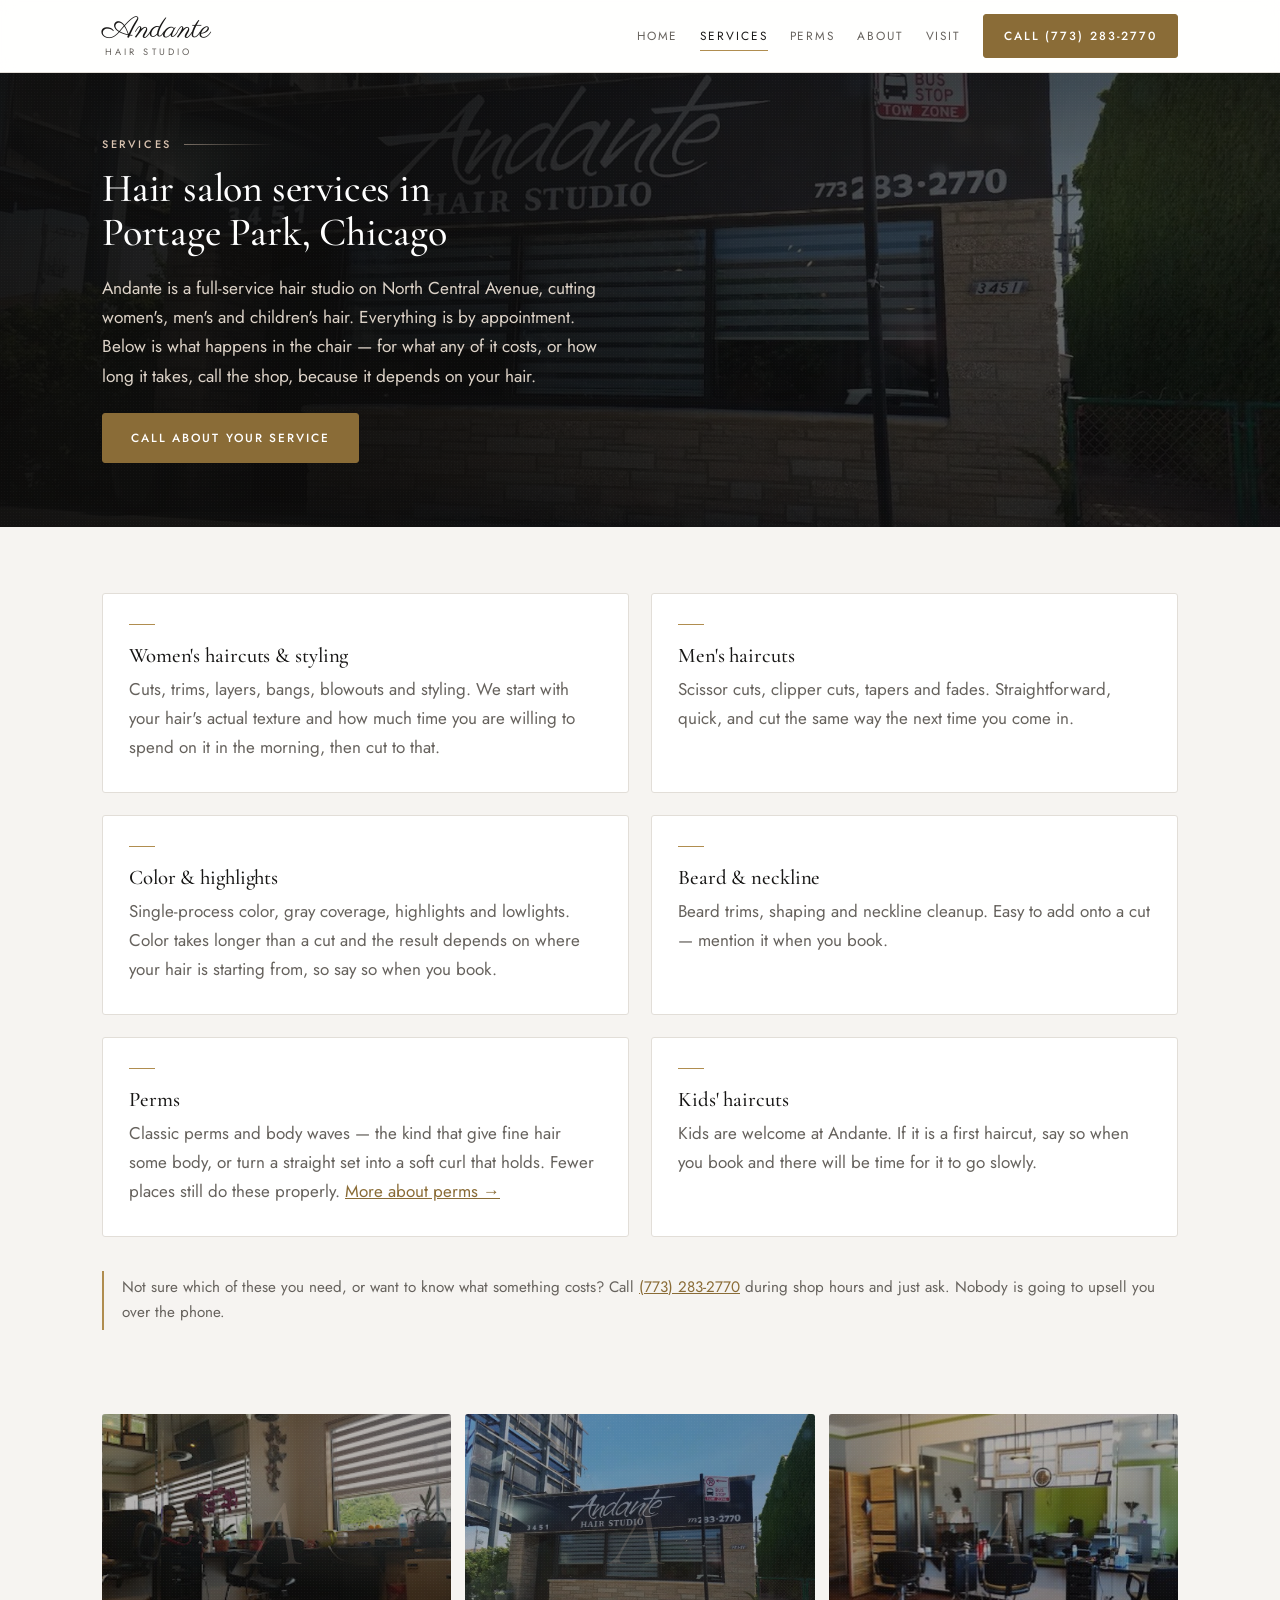
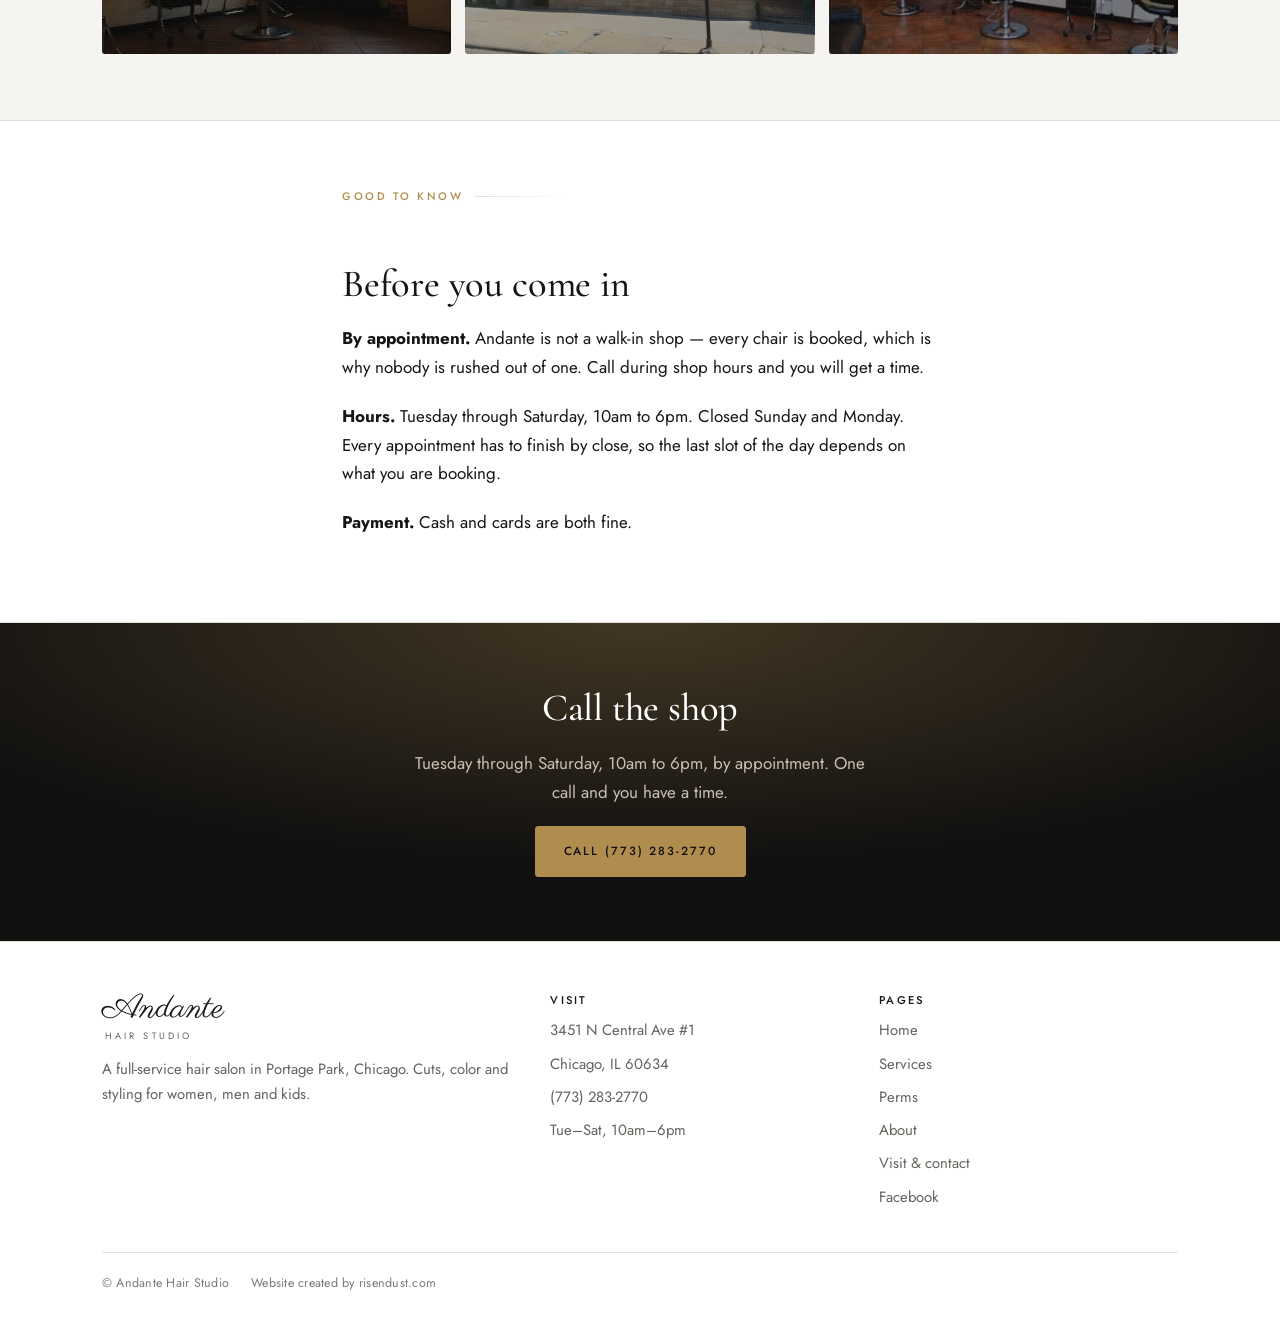
<file: services.html>
<!DOCTYPE html>
<html lang="en">
<head>
<meta charset="utf-8">
<meta name="viewport" content="width=device-width, initial-scale=1">
<title>Haircuts, Color &amp; Styling | Andante Hair Studio, Chicago</title>
<meta name="description" content="Services at Andante Hair Studio in Portage Park, Chicago: women's and men's haircuts, color and highlights, perms and body waves, blowouts and styling, beard trims and kids' haircuts. Call (773) 283-2770.">
<link rel="canonical" href="https://www.andantehairchicago.com/services">
<link rel="preconnect" href="https://fonts.googleapis.com">
<link rel="preconnect" href="https://fonts.gstatic.com" crossorigin>
<link href="https://fonts.googleapis.com/css2?family=Cormorant+Garamond:ital,wght@0,400;0,500;0,600;1,400;1,500&family=Jost:wght@300;400;500&family=Parisienne&display=swap" rel="stylesheet">
<link rel="stylesheet" href="/styles.css">
<link rel="icon" href="/favicon.ico" sizes="32x32">
<link rel="icon" href="/favicon.svg" type="image/svg+xml">
<link rel="apple-touch-icon" href="/apple-touch-icon.png">
<meta property="og:type" content="website">
<meta property="og:title" content="Haircuts, Color &amp; Styling | Andante Hair Studio, Chicago">
<meta property="og:description" content="Women's and men's haircuts, color, perms, styling, beard trims and kids' cuts at a neighborhood salon in Portage Park.">
<meta property="og:url" content="https://www.andantehairchicago.com/services">
</head>
<body>

<header class="site-header">
  <div class="wrap header-inner">
    <a class="logo" href="/"><span class="logo-script">Andante</span><span class="logo-sub">Hair Studio</span></a>
    <nav class="nav" aria-label="Main">
      <a href="/">Home</a>
      <a href="/services" aria-current="page">Services</a>
      <a href="/perms">Perms</a>
      <a href="/about">About</a>
      <a href="/contact">Visit</a>
    </nav>
    <a class="btn" href="tel:+17732832770">Call (773) 283-2770</a>
  </div>
</header>

<main>

  <div class="hero slim">
    <div class="wrap">
      <p class="eyebrow">Services</p>
      <h1>Hair salon services in Portage Park, Chicago</h1>
      <p class="lede">Andante is a full-service hair studio on North Central Avenue, cutting women's, men's and children's hair. Everything is by appointment. Below is what happens in the chair &mdash; for what any of it costs, or how long it takes, call the shop, because it depends on your hair.</p>
      <div class="btn-row" style="margin-top:22px">
        <a class="btn" href="tel:+17732832770">Call about your service</a>
      </div>
    </div>
  </div>

  <section>
    <div class="wrap">
      <div class="grid grid-2">

        <div class="card">
          <span class="mark"></span>
          <h3>Women's haircuts &amp; styling</h3>
          <p>Cuts, trims, layers, bangs, blowouts and styling. We start with your hair's actual texture and how much time you are willing to spend on it in the morning, then cut to that.</p>
        </div>

        <div class="card">
          <span class="mark"></span>
          <h3>Men's haircuts</h3>
          <p>Scissor cuts, clipper cuts, tapers and fades. Straightforward, quick, and cut the same way the next time you come in.</p>
        </div>

        <div class="card">
          <span class="mark"></span>
          <h3>Color &amp; highlights</h3>
          <p>Single-process color, gray coverage, highlights and lowlights. Color takes longer than a cut and the result depends on where your hair is starting from, so say so when you book.</p>
        </div>

        <div class="card">
          <span class="mark"></span>
          <h3>Beard &amp; neckline</h3>
          <p>Beard trims, shaping and neckline cleanup. Easy to add onto a cut &mdash; mention it when you book.</p>
        </div>

        <div class="card">
          <span class="mark"></span>
          <h3>Perms</h3>
          <p>Classic perms and body waves &mdash; the kind that give fine hair some body, or turn a straight set into a soft curl that holds. Fewer places still do these properly. <a href="/perms">More about perms &rarr;</a></p>
        </div>

        <div class="card">
          <span class="mark"></span>
          <h3>Kids' haircuts</h3>
          <p>Kids are welcome at Andante. If it is a first haircut, say so when you book and there will be time for it to go slowly.</p>
        </div>

      </div>

      <p class="note" style="margin-top:34px">Not sure which of these you need, or want to know what something costs? Call <a href="tel:+17732832770">(773) 283-2770</a> during shop hours and just ask. Nobody is going to upsell you over the phone.</p>
    </div>
  </section>

  <section style="padding-top:0">
    <div class="wrap">
      <div class="photo-strip">
        <div class="photo photo-b" role="img" aria-label="A styling station at Andante"></div>
        <div class="photo photo-c" role="img" aria-label="Work from Andante Hair Studio"></div>
        <div class="photo photo-a" role="img" aria-label="Inside Andante Hair Studio"></div>
      </div>
    </div>
  </section>

  <section class="alt">
    <div class="wrap prose">
      <p class="eyebrow">Good to know</p>
      <h2>Before you come in</h2>
      <p><strong>By appointment.</strong> Andante is not a walk-in shop &mdash; every chair is booked, which is why nobody is rushed out of one. Call during shop hours and you will get a time.</p>
      <p><strong>Hours.</strong> Tuesday through Saturday, 10am to 6pm. Closed Sunday and Monday. Every appointment has to finish by close, so the last slot of the day depends on what you are booking.</p>
      <p><strong>Payment.</strong> Cash and cards are both fine.</p>
    </div>
  </section>

  <div class="strip">
    <div class="wrap">
      <h2>Call the shop</h2>
      <p>Tuesday through Saturday, 10am to 6pm, by appointment. One call and you have a time.</p>
      <div class="btn-row" style="margin-top:20px">
        <a class="btn" href="tel:+17732832770">Call (773) 283-2770</a>
      </div>
    </div>
  </div>

</main>

<footer class="site-footer">
  <div class="wrap">
    <div class="footer-grid">
      <div>
        <span class="footer-mark"><span class="logo-script">Andante</span><span class="logo-sub">Hair Studio</span></span>
        <p>A full-service hair salon in Portage Park, Chicago. Cuts, color and styling for women, men and kids.</p>
      </div>
      <div>
        <h3>Visit</h3>
        <ul>
          <li>3451 N Central Ave #1</li>
          <li>Chicago, IL 60634</li>
          <li><a href="tel:+17732832770">(773) 283-2770</a></li>
          <li>Tue&ndash;Sat, 10am&ndash;6pm</li>
        </ul>
      </div>
      <div>
        <h3>Pages</h3>
        <ul>
          <li><a href="/">Home</a></li>
          <li><a href="/services">Services</a></li>
          <li><a href="/perms">Perms</a></li>
          <li><a href="/about">About</a></li>
          <li><a href="/contact">Visit &amp; contact</a></li>
          <li><a href="https://www.facebook.com/Andantehairstudio/" target="_blank" rel="noopener">Facebook</a></li>
        </ul>
      </div>
    </div>
    <div class="colophon">
      <span>&copy; Andante Hair Studio</span>
      <span>Website created by <a href="https://risendust.com" target="_blank" rel="noopener">risendust.com</a></span>
    </div>
  </div>
</footer>

</body>
</html>
</file>
<file: styles.css>
/* Andante Hair Studio — shared styles.
   Mobile-first. No framework.

   PHOTOS: every photo slot is a CSS background layered over a gradient, not an
   <img>. Drop a file into /photos with the right name and it appears; until
   then the gradient stands in and nothing looks broken. Names are listed in
   photos/README.md. */

:root {
  --cream: #f6f4f1;
  --cream-deep: #e9e5e0;
  --paper: #ffffff;
  --espresso: #121110;
  --espresso-soft: #1f1d1b;
  --ink: #171615;
  --ink-soft: #66625d;
  --brass: #b08d4f;
  --brass-deep: #8a6c37;
  --blush: #d9c3b0;
  --line: #e2ded8;
  --radius: 3px;
  --wrap: 1120px;
  --serif: "Cormorant Garamond", Cormorant, Garamond, Georgia, serif;
  --script: "Parisienne", "Snell Roundhand", "Apple Chancery", cursive;
  --sans: "Jost", "Helvetica Neue", Helvetica, Arial, sans-serif;
}

* { box-sizing: border-box; }
html { scroll-behavior: smooth; }

body {
  margin: 0;
  background: var(--cream);
  color: var(--ink);
  font: 400 17px/1.7 var(--sans);
  -webkit-font-smoothing: antialiased;
}

h1, h2, h3 {
  font-family: var(--serif);
  font-weight: 500;
  line-height: 1.1;
  letter-spacing: -0.005em;
  margin: 0 0 .5em;
}
h1 { font-size: 2.65rem; }
h2 { font-size: 2.1rem; }
h3 { font-size: 1.3rem; }
p { margin: 0 0 1.15em; }
a { color: var(--brass-deep); }

em { font-style: italic; }

.wrap { max-width: var(--wrap); margin: 0 auto; padding: 0 22px; }

.eyebrow {
  font-family: var(--sans);
  font-size: .68rem;
  letter-spacing: .24em;
  text-transform: uppercase;
  color: var(--brass);
  font-weight: 500;
  margin: 0 0 1.1em;
  display: flex;
  align-items: center;
  gap: 12px;
}
.eyebrow::after {
  content: "";
  flex: 1;
  height: 1px;
  background: linear-gradient(90deg, var(--line), transparent);
  max-width: 90px;
}
.eyebrow.centered { justify-content: center; }
.eyebrow.centered::before {
  content: "";
  flex: 1;
  height: 1px;
  background: linear-gradient(270deg, var(--line), transparent);
  max-width: 90px;
}

/* ---------- Header ---------- */

.site-header {
  background: rgba(255, 255, 255, .92);
  backdrop-filter: saturate(160%) blur(8px);
  border-bottom: 1px solid var(--line);
  position: sticky;
  top: 0;
  z-index: 20;
}
.header-inner {
  display: flex;
  flex-wrap: wrap;
  align-items: center;
  gap: 10px 22px;
  padding-top: 14px;
  padding-bottom: 14px;
}
/* The wordmark mirrors the awning at 3451 N Central: a flowing script over
   wide-tracked caps. */
.logo {
  text-decoration: none;
  color: var(--ink);
  margin-right: auto;
  display: block;
  line-height: 1;
}
.logo-script {
  font-family: var(--script);
  font-size: 1.9rem;
  line-height: .95;
  display: block;
  color: inherit;
}
.logo-sub {
  font-family: var(--sans);
  font-size: .58rem;
  font-weight: 400;
  letter-spacing: .34em;
  text-transform: uppercase;
  display: block;
  margin-top: 2px;
  padding-left: .28em;
  color: var(--ink-soft);
}

.nav { display: flex; gap: 22px; flex-wrap: wrap; }
.nav a {
  font-family: var(--sans);
  font-size: .74rem;
  font-weight: 400;
  letter-spacing: .16em;
  text-transform: uppercase;
  text-decoration: none;
  color: var(--ink-soft);
  padding: 4px 0;
  border-bottom: 1px solid transparent;
  transition: color .15s, border-color .15s;
}
.nav a:hover { color: var(--ink); }
.nav a[aria-current="page"] { color: var(--ink); border-bottom-color: var(--brass); }

/* ---------- Buttons ---------- */

.btn {
  display: inline-block;
  font-family: var(--sans);
  padding: 14px 28px;
  border-radius: var(--radius);
  font-size: .74rem;
  font-weight: 500;
  letter-spacing: .16em;
  text-transform: uppercase;
  text-decoration: none;
  border: 1px solid var(--brass-deep);
  background: var(--brass-deep);
  color: var(--paper);
  transition: background .15s, border-color .15s, color .15s;
}
.btn:hover { background: var(--espresso); border-color: var(--espresso); }
.btn-ghost { background: transparent; color: var(--brass-deep); }
.btn-ghost:hover { background: transparent; color: var(--espresso); border-color: var(--espresso); }
.btn-row { display: flex; flex-wrap: wrap; gap: 14px; }

.header-inner .btn { padding: 11px 20px; }

/* On phones the header must not eat the screen: the call button leaves the
   header and becomes a fixed bar at the bottom, where a thumb already is. */
@media (max-width: 900px) {
  /* backdrop-filter makes the header a containing block for fixed children,
     which would strand the call bar at the top of the header instead of the
     bottom of the viewport. Drop the filter at these widths. */
  .site-header { backdrop-filter: none; background: var(--paper); }
  .header-inner { gap: 6px; padding-top: 12px; padding-bottom: 10px; }
  .header-inner .logo { font-size: 1.35rem; white-space: nowrap; }
  .header-inner .nav { flex-basis: 100%; gap: 20px; }
  .header-inner .nav a { font-size: .68rem; letter-spacing: .12em; }
  .header-inner .btn {
    position: fixed;
    left: 0; right: 0; bottom: 0;
    z-index: 30;
    border-radius: 0;
    padding: 16px;
    font-size: .78rem;
    text-align: center;
    background: var(--espresso);
    border-color: var(--espresso);
    box-shadow: 0 -2px 18px rgba(18, 17, 16, .24);
  }
  body { padding-bottom: 58px; }
}

/* ---------- Hero ---------- */

.hero {
  position: relative;
  background-color: var(--espresso);
  /* The storefront photo is bright daylight with a lot of sky, so the scrim is
     weighted to the left where the copy sits and eased off to the right so the
     awning and the sign stay readable. */
  background-image:
    linear-gradient(100deg, rgba(12,11,10,.94) 0%, rgba(12,11,10,.86) 34%, rgba(12,11,10,.58) 66%, rgba(12,11,10,.44) 100%),
    linear-gradient(180deg, rgba(12,11,10,.30) 0%, transparent 30%, rgba(12,11,10,.55) 100%),
    radial-gradient(120% 90% at 82% 12%, rgba(176,141,79,.20) 0%, transparent 60%),
    url("/photos/hero.jpg");
  background-size: cover, cover, cover, cover;
  background-position: center, center, center, center 62%;
  color: var(--cream);
  padding: 84px 0 88px;
  overflow: hidden;
}
.hero::after {
  /* fine grain so the flat areas are not dead flat */
  content: "";
  position: absolute;
  inset: 0;
  opacity: .5;
  pointer-events: none;
  background-image: radial-gradient(rgba(255,255,255,.05) 1px, transparent 1px);
  background-size: 3px 3px;
}
.hero > .wrap { position: relative; z-index: 1; }
.hero .eyebrow { color: var(--blush); }
.hero .eyebrow::after, .hero .eyebrow::before { background: linear-gradient(90deg, rgba(217,195,176,.5), transparent); }
.hero h1 { color: var(--paper); max-width: 15ch; font-size: 3rem; }
.hero h1 em { color: var(--blush); }
.hero .lede { font-size: 1.08rem; color: #ddd3c8; max-width: 52ch; }
.hero .btn-ghost { color: var(--blush); border-color: rgba(217,195,176,.55); }
.hero .btn-ghost:hover { color: var(--espresso); background: var(--blush); border-color: var(--blush); }

.hero-meta {
  margin: 34px 0 0;
  padding: 22px 0 0;
  border-top: 1px solid rgba(217,195,176,.28);
  list-style: none;
  display: flex;
  flex-wrap: wrap;
  gap: 10px 40px;
  font-size: .9rem;
  color: #c6bab0;
}
.hero-meta strong { color: var(--paper); font-weight: 500; letter-spacing: .02em; }

/* Compact hero for interior pages */
.hero.slim { padding: 62px 0 64px; }
.hero.slim h1 { font-size: 2.5rem; max-width: 20ch; }

/* ---------- Sections ---------- */

section { padding: 66px 0; }
section.alt { background: var(--paper); border-top: 1px solid var(--line); border-bottom: 1px solid var(--line); }

.grid { display: grid; gap: 22px; grid-template-columns: 1fr; }
@media (min-width: 720px) {
  .grid-2 { grid-template-columns: 1fr 1fr; }
  .grid-3 { grid-template-columns: repeat(3, 1fr); }
}
.split { display: grid; gap: 36px; grid-template-columns: 1fr; align-items: center; }
@media (min-width: 860px) { .split { grid-template-columns: 1.05fr .95fr; gap: 54px; } }

.card {
  background: var(--paper);
  border: 1px solid var(--line);
  border-radius: var(--radius);
  padding: 30px 26px;
  position: relative;
  transition: box-shadow .18s, transform .18s;
}
.card:hover { box-shadow: 0 10px 34px rgba(18,17,16,.08); transform: translateY(-2px); }
section.alt .card { background: var(--cream); }
.card h3 { margin-bottom: .35em; }
.card p:last-child { margin-bottom: 0; color: var(--ink-soft); }
.card .mark {
  display: block;
  width: 26px;
  height: 1px;
  background: var(--brass);
  margin-bottom: 20px;
}

.prose { max-width: 64ch; }
.prose h2 { margin-top: 1.5em; }
.prose h2:first-child { margin-top: 0; }

.lead-in { font-size: 1.14rem; color: var(--ink-soft); max-width: 58ch; }

/* ---------- Photo slots ---------- */

/* Each slot is a rich espresso-and-brass field with the studio monogram set
   into it. With a real photo in /photos the image covers the field and the
   monogram sits under it, invisible. Without one it still reads as a designed
   panel rather than an empty box. */
.photo {
  position: relative;
  background-color: var(--espresso);
  background-size: cover;
  background-position: center;
  border-radius: var(--radius);
  min-height: 260px;
  overflow: hidden;
  isolation: isolate;
}
.photo::before {
  content: "A";
  position: absolute;
  inset: 0;
  z-index: -1;
  display: grid;
  place-items: center;
  font-family: var(--serif);
  font-style: italic;
  font-size: 6rem;
  color: rgba(217, 195, 176, .16);
  letter-spacing: .02em;
}
.photo::after {
  content: "";
  position: absolute;
  inset: 0;
  z-index: -1;
  opacity: .55;
  background-image: radial-gradient(rgba(255,255,255,.06) 1px, transparent 1px);
  background-size: 3px 3px;
}
.photo.tall { min-height: 420px; }
.photo.tall::before { font-size: 9rem; }

/* The tint layers must stay translucent: they sit above the photo, so anything
   opaque here hides the image entirely and you get the placeholder forever.
   With no file present the espresso background-color shows through instead. */
.photo-a { background-image: radial-gradient(110% 90% at 22% 12%, rgba(176,141,79,.16) 0%, transparent 62%), linear-gradient(150deg, rgba(43,36,30,.30) 0%, rgba(18,17,16,.42) 70%), url("/photos/salon-1.jpg"); }
.photo-b { background-image: radial-gradient(110% 90% at 78% 18%, rgba(217,195,176,.14) 0%, transparent 62%), linear-gradient(150deg, rgba(36,30,25,.28) 0%, rgba(18,17,16,.40) 70%), url("/photos/salon-2.jpg"); }
.photo-c { background-image: radial-gradient(110% 95% at 40% 88%, rgba(176,141,79,.16) 0%, transparent 64%), linear-gradient(150deg, rgba(46,39,33,.26) 0%, rgba(18,17,16,.40) 72%), url("/photos/salon-3.jpg"); }
.photo-d { background-image: radial-gradient(110% 90% at 85% 82%, rgba(217,195,176,.14) 0%, transparent 60%), linear-gradient(150deg, rgba(34,28,24,.28) 0%, rgba(18,17,16,.42) 70%), url("/photos/salon-4.jpg"); }

.photo-strip {
  display: grid;
  gap: 14px;
  grid-template-columns: 1fr;
}
.photo-strip .photo { min-height: 180px; }
@media (min-width: 720px) {
  .photo-strip { grid-template-columns: repeat(3, 1fr); }
  .photo-strip .photo { min-height: 240px; }
}

/* ---------- Quotes ---------- */

.quotes { display: grid; gap: 24px; grid-template-columns: 1fr; }
@media (min-width: 800px) { .quotes { grid-template-columns: 1fr 1fr; } }
.quote {
  background: var(--paper);
  border: 1px solid var(--line);
  border-radius: var(--radius);
  padding: 32px 28px 26px;
  position: relative;
}
section.alt .quote { background: var(--cream); }
.quote p {
  font-family: var(--serif);
  font-size: 1.35rem;
  line-height: 1.45;
  color: var(--ink);
  margin-bottom: .7em;
}
.quote .stars { color: var(--brass); letter-spacing: .18em; font-size: .82rem; margin-bottom: 14px; }
.quote cite {
  font-family: var(--sans);
  font-style: normal;
  font-size: .74rem;
  letter-spacing: .16em;
  text-transform: uppercase;
  color: var(--ink-soft);
}

/* ---------- Facts / hours ---------- */

.facts { width: 100%; border-collapse: collapse; font-size: .97rem; max-width: 440px; }
.facts th, .facts td { text-align: left; padding: 11px 0; border-bottom: 1px solid var(--line); vertical-align: top; }
.facts th { font-weight: 500; padding-right: 22px; white-space: nowrap; letter-spacing: .02em; }
.facts td { color: var(--ink-soft); }
.facts tr:last-child th, .facts tr:last-child td { border-bottom: 0; }
.facts tr.closed td { color: #a4988d; }

.note {
  font-size: .95rem;
  color: var(--ink-soft);
  border-left: 2px solid var(--brass);
  padding: 4px 0 4px 18px;
  margin: 0 0 1.15em;
}

/* ---------- Dark strip ---------- */

.strip {
  background-color: var(--espresso);
  background-image:
    radial-gradient(100% 120% at 50% 0%, rgba(176,141,79,.30) 0%, transparent 62%);
  color: var(--cream);
  padding: 64px 0;
  text-align: center;
}
.strip h2 { color: var(--paper); }
.strip h2 em { color: var(--blush); }
.strip p { color: #cabfb5; max-width: 46ch; margin-left: auto; margin-right: auto; }
.strip .eyebrow { color: var(--blush); }
.strip .btn { background: var(--brass); border-color: var(--brass); color: var(--espresso); }
.strip .btn:hover { background: var(--blush); border-color: var(--blush); }
.strip .btn-row { justify-content: center; }

/* ---------- Footer ---------- */

.site-footer {
  background: var(--paper);
  border-top: 1px solid var(--line);
  padding: 52px 0 34px;
  font-size: .93rem;
  color: var(--ink-soft);
}
.footer-grid { display: grid; gap: 30px; grid-template-columns: 1fr; }
@media (min-width: 720px) { .footer-grid { grid-template-columns: 1.4fr 1fr 1fr; } }
.site-footer h3 {
  font-family: var(--sans);
  font-size: .7rem;
  font-weight: 500;
  letter-spacing: .2em;
  text-transform: uppercase;
  color: var(--ink);
  margin-bottom: 1.1em;
}
.site-footer ul { list-style: none; margin: 0; padding: 0; }
.site-footer li { margin-bottom: 8px; }
.site-footer a { color: var(--ink-soft); text-decoration: none; }
.site-footer a:hover { color: var(--brass-deep); }
.footer-mark { display: block; color: var(--ink); margin-bottom: .9em; }
.footer-mark .logo-script { font-size: 2.1rem; }
.colophon {
  margin-top: 34px;
  padding-top: 20px;
  border-top: 1px solid var(--line);
  display: flex;
  flex-wrap: wrap;
  gap: 6px 22px;
  font-size: .78rem;
  letter-spacing: .02em;
  opacity: .85;
}

/* ---------- Map ---------- */

.map-frame {
  width: 100%;
  height: 340px;
  border: 1px solid var(--line);
  border-radius: var(--radius);
  display: block;
  filter: grayscale(.28) sepia(.10);
}

/* ---------- Type scale up ---------- */

@media (max-width: 600px) {
  h1, .hero h1 { font-size: 2.35rem; }
  h2 { font-size: 1.8rem; }
  .hero { padding: 60px 0 62px; }
  .hero.slim { padding: 48px 0 50px; }
  .hero.slim h1 { font-size: 2.1rem; }
  section { padding: 52px 0; }
}
@media (min-width: 1000px) {
  .hero h1 { font-size: 3.6rem; }
  h2 { font-size: 2.4rem; }
}
</file>
